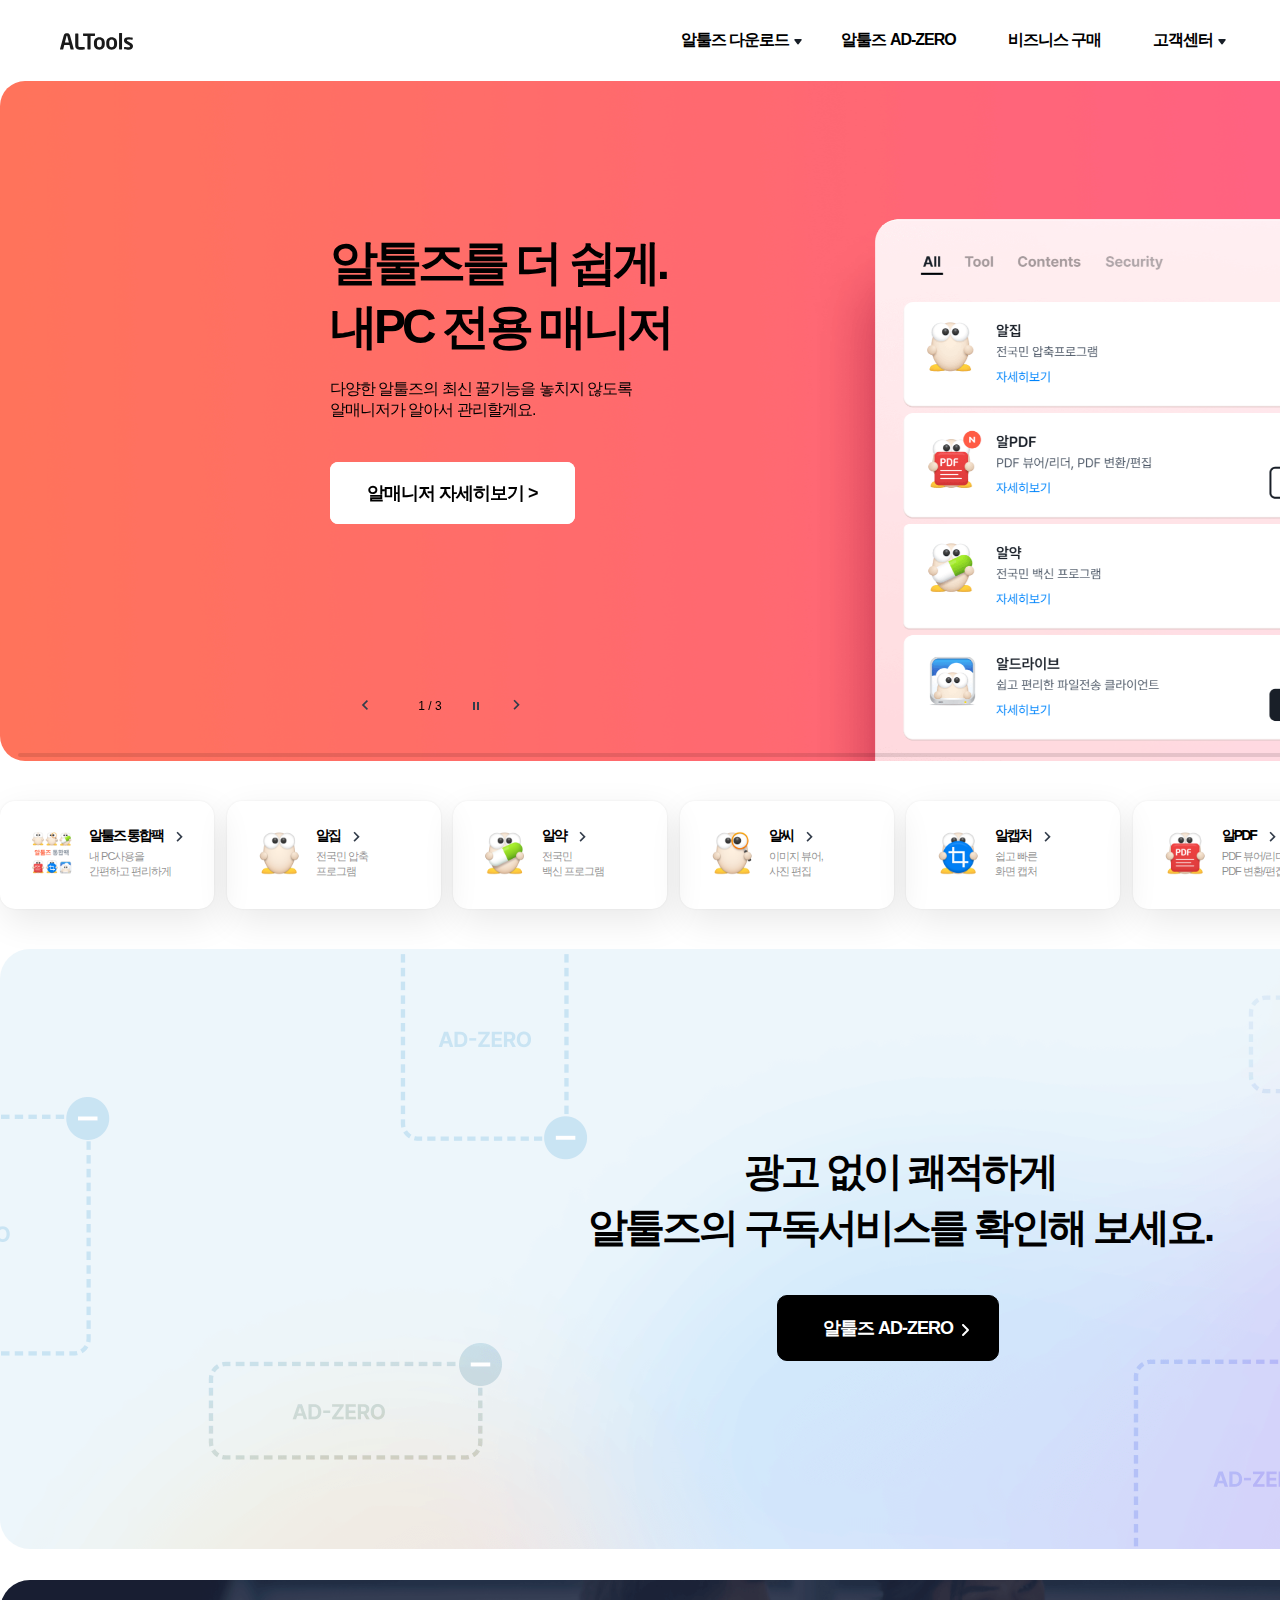
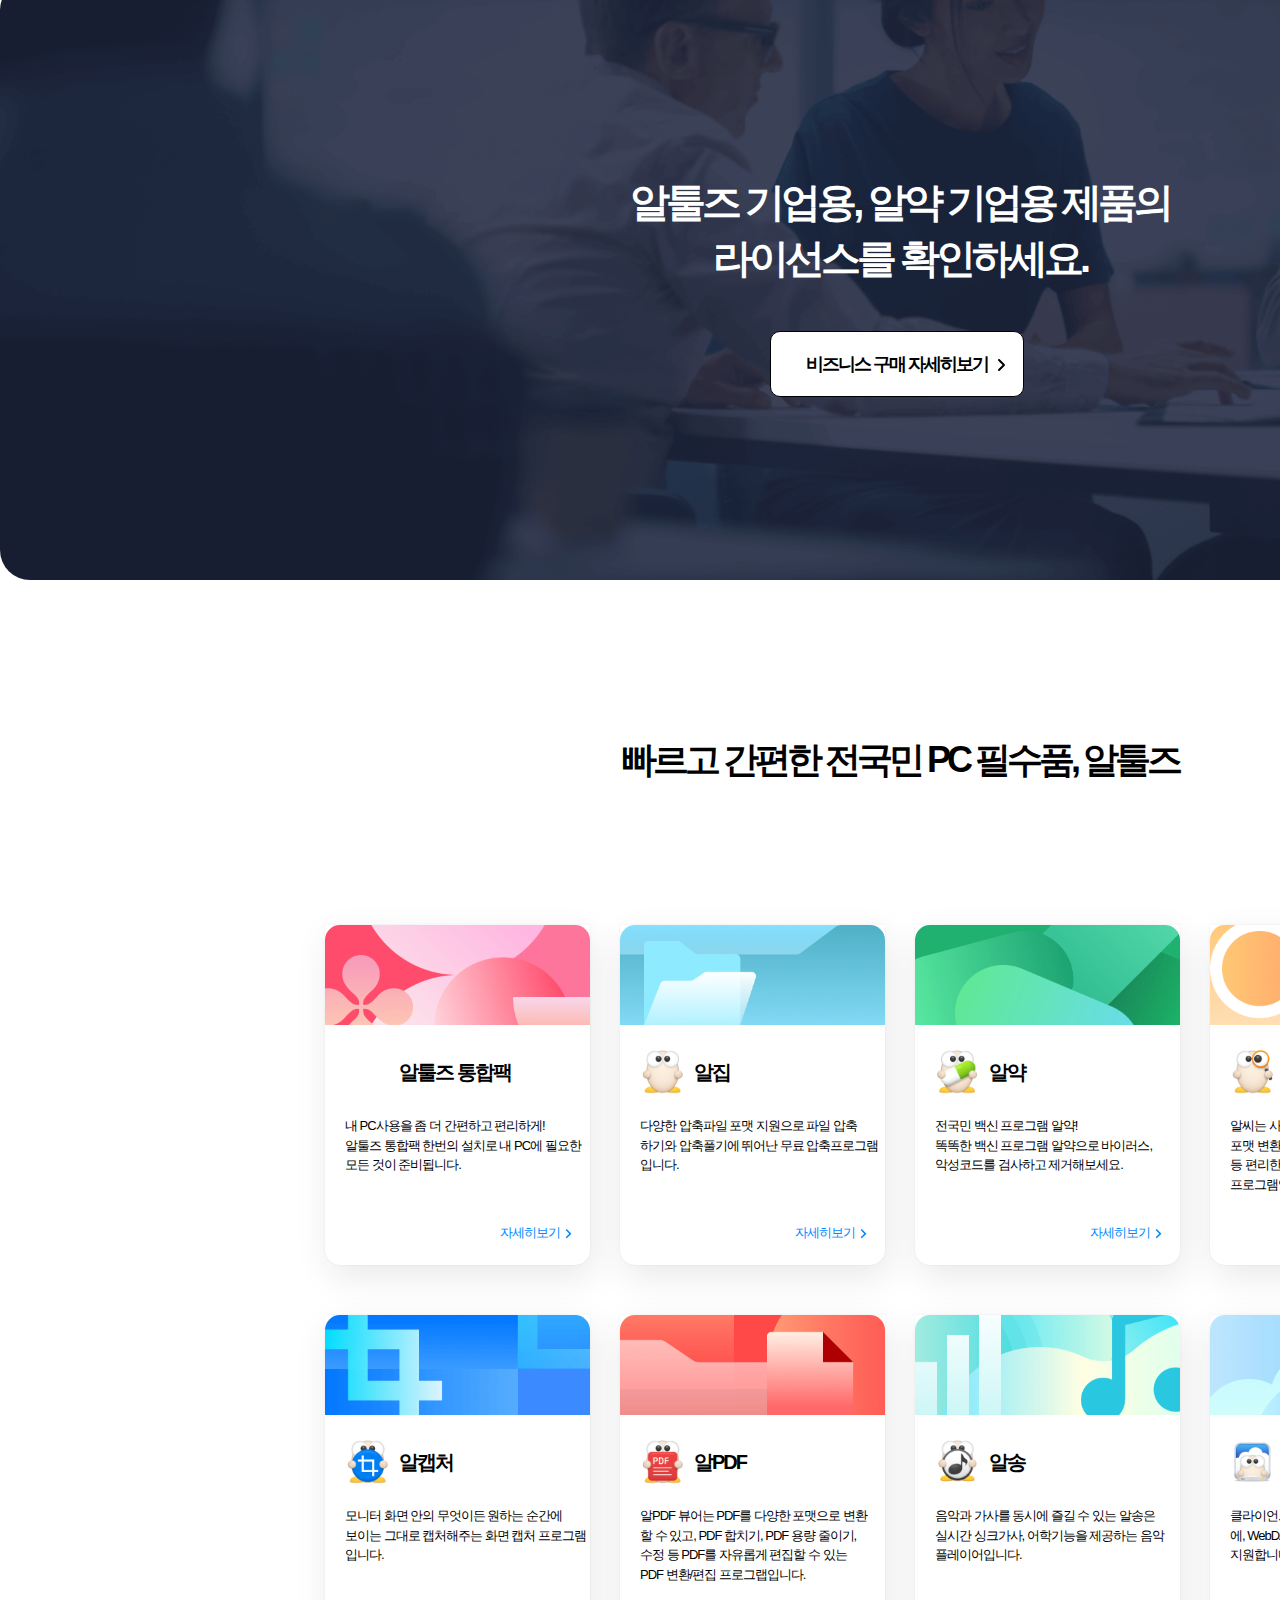
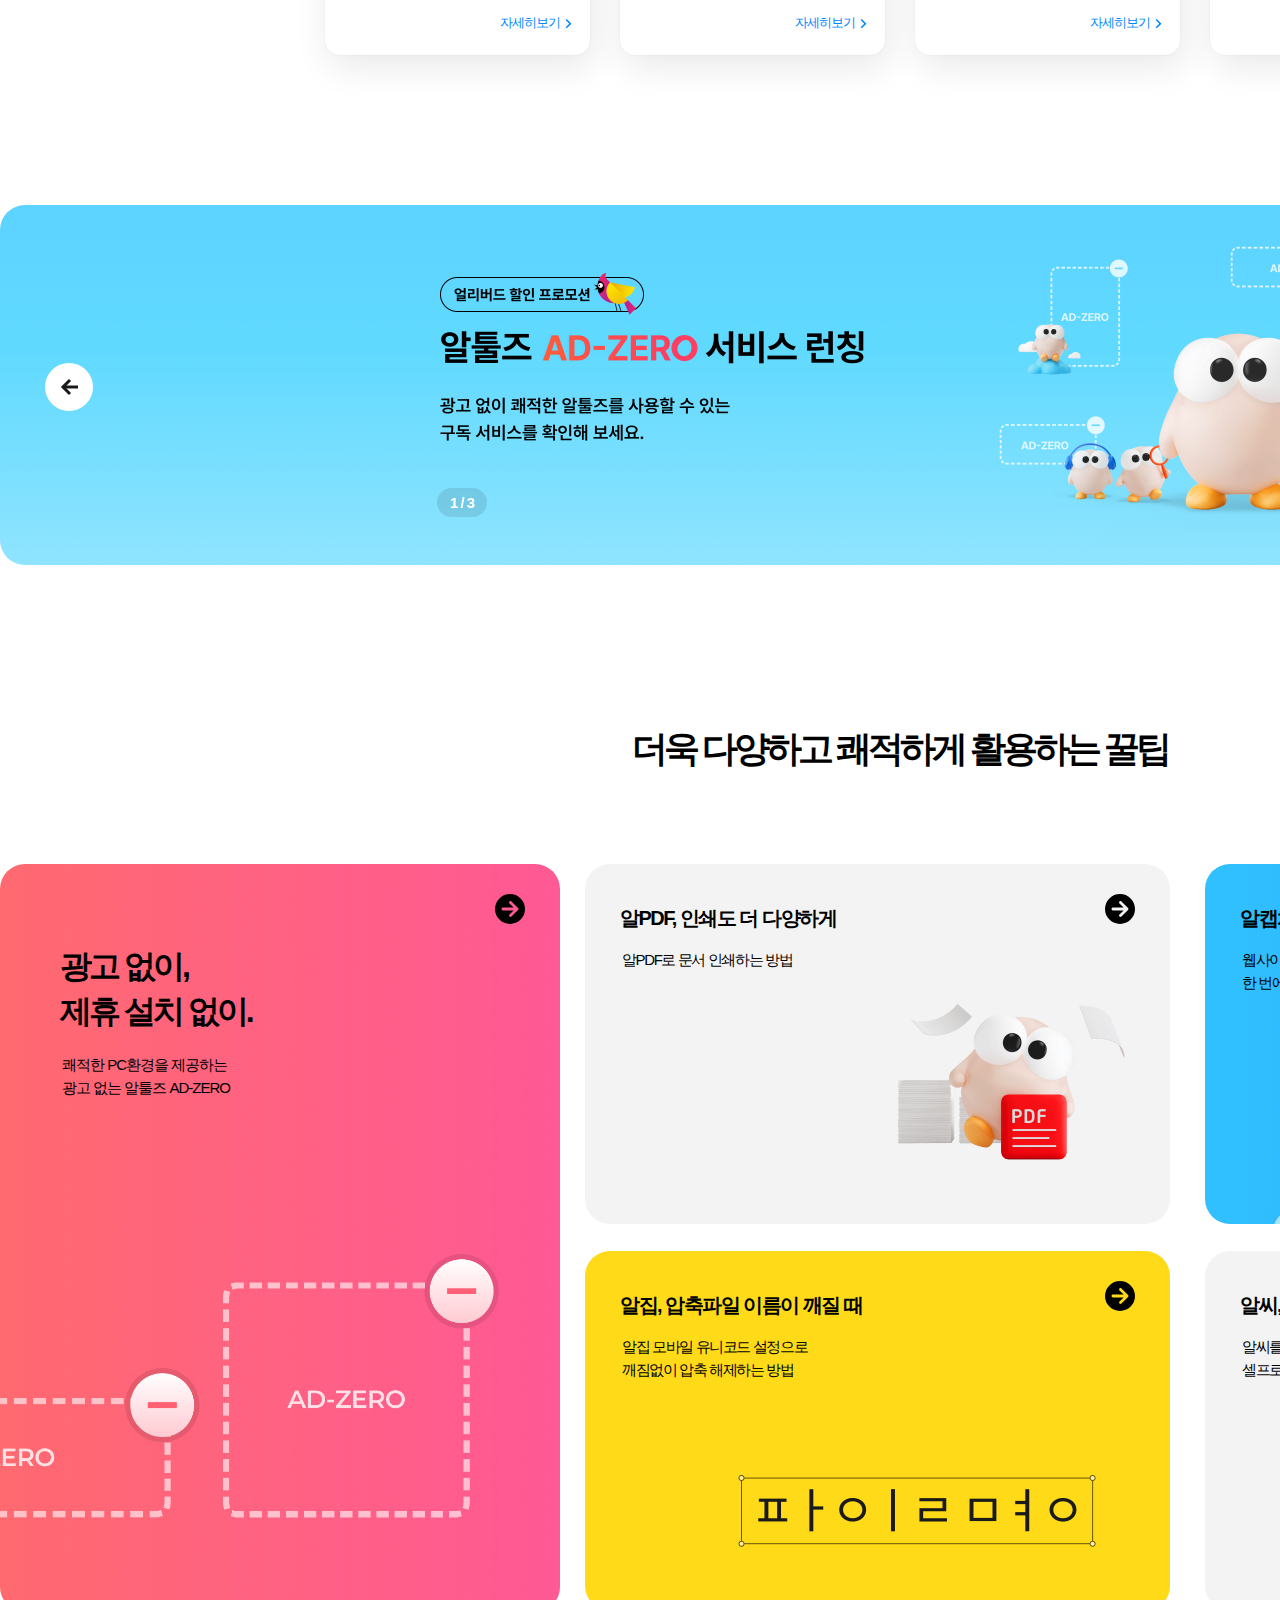
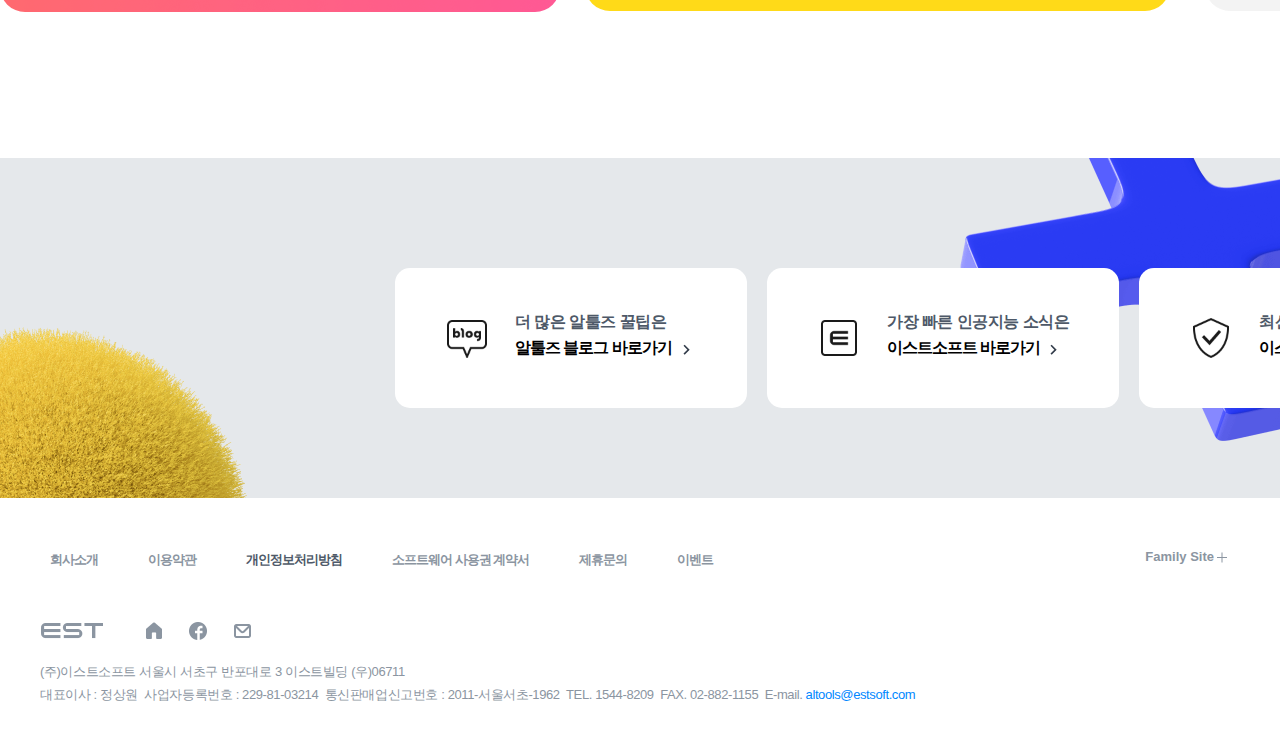
<file: altools/index.html>
<!DOCTYPE html>
<html lang="ko">
  <head>
    <meta charset="UTF-8" />
    <meta http-equiv="X-UA-Compatible" content="IE=edge" />
    <meta name="viewport" content="width=device-width, initial-scale=1.0" />
    <link
      rel="stylesheet"
      href="https://cdn.jsdelivr.net/npm/swiper@10/swiper-bundle.min.css"
    />
    <script src="js/jquery-3.7.1.min.js"></script>
    <title>Document</title>
    <style>
      * {
        margin: 0;
        padding: 0;
      }
      ul {
        list-style: none;
      }
      a {
        text-decoration: none;
        color: #000;
      }
      @font-face {
        font-family: Pretendard;
        src: url(webfont/Pretendard-Regular.ttf) format(‘ttf’);
      }
      body {
        font-family: "Pretendard-Regular", "AppleSDGothicNeoR", sans-serif;
        overflow-x: hidden;
      }
      header {
        width: 1900px;
        margin: 0 auto;
      }
      #head {
        position: relative;
        margin-top: 30px;
      }
      .logo {
        position: absolute;
        top: 3px;
        left: 60px;
      }
      .depth1 {
        width: 50%;
        margin: 0 auto;
        transform: translateX(20%);
        position: relative;
        display: flex;
        column-gap: 20px;
        letter-spacing: -1px;
        z-index: 10;
      }
      .depth1 li {
        position: relative;
      }
      .depth1 > li > a {
        font-size: 16px;
        font-weight: bold;
      }

      .depth1 > li:first-child > a:after,
      .depth1 > li:last-child > a:after {
        position: absolute;
        top: 6px;
        right: 2px;
        content: "";
        background-image: url(images/blt_drop.png);
        background-size: 10px 10px;
        width: 10px;
        height: 10px;
      }
      .depth1 > li:last-child .depth2 {
        display: block;
      }
      .depth1 .left {
        margin-left: -25px;
      }
      .depth1 .left .tool {
        display: flex;
        flex-direction: column;
      }
      .depth1 .left .tool > div {
        margin-top: 20px;
      }
      .depth1 .left .tool .sub ul {
        display: flex;
      }
      .depth1 .left .tool .sub .txt {
        display: flex;
        flex-direction: column;
      }
      .depth1 .left .tool .sub .txt li p:first-child {
        display: flex;
        flex-direction: left;
        font-size: 14px;
        font-weight: bold;
        margin-bottom: 5px;
      }
      .depth1 .left .tool .sub .txt li p:last-child {
        font-size: 12px;
        color: #8b95a1;
      }
      .depth1 .depth2 .left .tool > div img {
        width: 40px;
        height: 40px;
        margin-left: 30px;
        margin-right: 10px;
      }
      .depth1 .center .contents {
        display: flex;
        flex-direction: column;
      }
      .depth1 .center .contents .sub {
        margin-top: 20px;
      }
      .depth1 .center .contents .sub ul {
        display: flex;
      }
      .depth1 .center .contents .sub .txt {
        display: flex;
        flex-direction: column;
      }
      .depth1 .center .txt p:first-child {
        display: flex;
        flex-direction: left;
        margin-bottom: 5px;
        font-size: 14px;
        font-weight: bold;
      }
      .depth1 .center .txt p:last-child {
        font-size: 12px;
        color: #8b95a1;
      }
      .depth1 .center .contents .sub img {
        width: 40px;
        height: 40px;
        margin-right: 10px;
        border-radius: 10px;
      }
      .depth1 .right .mobile {
        display: flex;
        flex-direction: column;
      }
      .depth1 .right .mobile .sub {
        margin-top: 20px;
      }
      .depth1 .right .mobile .sub ul {
        display: flex;
      }
      .depth1 .right .mobile .sub .txt {
        display: flex;
        flex-direction: column;
      }
      .depth1 .right .mobile .sub .txt p:first-child {
        display: flex;
        margin-bottom: 5px;
        font-size: 14px;
        font-weight: bold;
      }
      .depth1 .right .mobile .sub .txt p:last-child {
        font-size: 12px;
        color: #8b95a1;
      }
      .depth1 .depth2 .right .mobile .sub img {
        width: 40px;
        height: 40px;
        margin-right: 10px;
        border-radius: 10px;
      }
      .depth1 .top {
        display: flex;
        justify-content: space-between;
      }
      .depth1 .bot {
        margin-top: 30px;
        text-align: center;
      }
      .depth1 > li:first-child .depth2 {
        display: none;
        position: absolute;
        top: 30px;
        background-color: hsla(0, 0%, 100%, 0.98);
        box-shadow: 0 0 1px rgba(0, 0, 0, 0.25), 0 8px 20px rgba(0, 0, 0, 0.15);
        border-radius: 5px;
        width: 800px;
        padding: 24px 20px 20px;
      }
      .depth1 > li:first-child:hover .depth2 {
        display: block;
      }
      .depth1 > li:first-child .depth2 .sub:hover {
        background-color: rgb(221, 220, 220);
        border-radius: 5px;
      }
      .depth1 > li:first-child .depth2 .left h5 {
        margin-left: 30px;
      }
      .depth1 > li:first-child .depth2 h5 {
        display: flex;
        font-size: 12px;
        color: #8b95a1;
      }
      /* header #head .depth1 > li:first-child .depth2 .sercurity h5 {
        position: absolute;
        top: 30px;
      } */
      .depth1 > li > a {
        padding: 12px 16px;
        border-radius: 5px;
      }
      .depth1 > li a:hover {
        background-color: rgba(139, 149, 161, 0.1);
      }
      .depth1 > li:last-child {
        position: relative;
      }
      .depth1 > li:last-child .depth2 {
        position: absolute;
        display: none;
        width: 90px;
        height: 120px;
        margin-top: 10px;
      }
      .depth1 > li:last-child:hover .depth2 {
        display: block;
        height: 120px;
        padding: 14px 12px;
        background-color: hsla(0, 0%, 100%, 0.98);
        box-shadow: 0 0 1px rgba(0, 0, 0, 0.25), 0 8px 20px rgba(0, 0, 0, 0.15);
        border-radius: 5px;
      }
      .depth1 > li:last-child .depth2 li {
        padding: 4px;
        font-size: 14px;
        margin-bottom: 10px;
        line-height: 1.7;
      }
      .depth1 > li:last-child .depth2 li:hover {
        padding: 4px;
        background-color: rgba(139, 149, 161, 0.1);
        border-radius: 5px;
      }
      .head_r {
        position: relative;
      }
      .head_r ul {
        position: absolute;
        top: -25px;
        left: 1770px;
        display: flex;
        justify-content: right;
      }
      .head_r ul li:first-child img {
        position: absolute;
        left: -200px;
        width: 150px;
      }
      .head_r ul li:last-child {
        margin-top: 5px;
        margin-left: 4px;
      }
      .head_r ul li:last-child a {
        border: 1px solid #000;
        border-radius: 8px;
        padding: 8px 12px;
        background-color: #000;
        color: #fff;
        font-size: 13px;
        font-weight: bold;
        letter-spacing: -0.5px;
        transition: 0.2s;
      }
      .head_r ul li:last-child a:hover {
        background-color: #484848;
        transition: 0.2s;
      }
      .slide {
        position: relative;
        width: 1800px;
        height: 680px;
        margin: 0 auto;
        margin-top: 30px;
        border-radius: 25px;
        overflow: hidden;
      }
      .swiper {
        position: relative;
        width: 1800px;
        height: 680px;
        margin: 0 auto;
      }
      .swiper img {
        width: 100%;
        height: 680px;
        object-fit: cover;
      }
      .slide > ul {
        position: absolute;
        top: 150px;
        left: 330px;
        height: 200px;
        z-index: 1;
        display: flex;
        flex-direction: column;
        justify-content: space-between;
        opacity: 0;
      }
      .slide > ul > li > h2 {
        font-size: 48px;
        letter-spacing: -4px;
      }
      .slide > ul > li > p {
        margin-top: 20px;
        font-size: 16px;
        letter-spacing: -1px;
      }
      .slide > ul > li:last-child {
        margin-top: 60px;
      }
      .slide > ul > li:last-child > a {
        border: 1px solid #fff;
        border-radius: 8px;
        background-color: #fff;
        padding: 20px 36px;
        font-size: 18px;
        font-weight: bold;
        letter-spacing: -1px;
      }
      .slide > ul > li:last-child > a:hover {
        opacity: 80%;
        transition: 0.5s;
      }
      .slide > ul.on {
        opacity: 1;
      }
      #my.swiper .swiper-button-prev {
        position: absolute;
        top: 630px;
        left: 350px;
        background: url(images/prev.svg);
        width: 32px;
        height: 32px;
      }
      #my.swiper button {
        background: url(images/pause.svg);
        width: 32px;
        height: 32px;
      }
      #my.swiper .swiper-button-next {
        position: absolute;
        top: 630px;
        left: 500px;
        background: url(images/next.svg);
        width: 32px;
        height: 32px;
      }
      .swiper .swiper-pagination {
        position: absolute;
        left: -470px;
        margin: 40px 0px;
        font-size: 12px;
      }
      #my .swiper-button-prev:after,
      .swiper-rtl .swiper-button-next:after {
        content: "";
      }
      #my .swiper-button-next:after,
      .swiper-rtl .swiper-button-prev:after {
        content: "";
      }
      .slide .btns button.play {
        position: absolute;
        top: 609px;
        left: 460px;
        background: url(images/play.svg);
        width: 32px;
        height: 32px;
        z-index: 99;
        border: none;
        cursor: pointer;
      }
      .slide .btns button.stop {
        position: absolute;
        top: 609px;
        left: 460px;
        background: url(images/pause.svg);
        width: 32px;
        height: 32px;
        z-index: 99;
        border: none;
        cursor: pointer;
      }
      .slide .btns button.stop::after {
        background: url(images/play.svg);
      }
      section {
        width: 1800px;
        margin: 0 auto;
      }
      section .gnb .lnb {
        display: flex;
        justify-content: space-between;
        margin-top: 40px;
      }
      section .gnb .lnb .snb {
        width: 154px;
        border-radius: 15px;
        padding: 30px;
        box-shadow: 0 0 2px rgba(0, 0, 0, 0.08),
          4px 12px 36px rgba(0, 0, 0, 0.09);
        transition: 0.2s ease;
      }
      section .gnb .lnb .snb:hover {
        transform: translateY(-10px);
        transition: 0.2s ease;
      }
      section .gnb .lnb .snb ul {
        display: flex;
      }
      section .gnb .lnb .snb .txt {
        margin-left: 15px;
      }
      section .gnb .lnb .snb img {
        width: 44px;
        height: 44px;
      }
      section .gnb .lnb .snb h4 {
        position: relative;
        font-size: 14px;
        color: #000;
        margin-top: -4px;
        letter-spacing: -2px;
      }
      section .gnb .lnb .snb h4:after {
        position: absolute;
        top: -6px;
        content: url(images/next.svg);
      }

      section .gnb .lnb .snb .txt p {
        font-size: 11px;
        color: #1a1a1a80;
        margin-top: 4px;
        letter-spacing: -1px;
      }
      section .ad_zero,
      section .business {
        position: relative;
      }
      section .ad_zero img {
        width: 1800px;
        height: 600px;
        margin: 0 auto;
        margin-top: 40px;
        border-radius: 30px;
        object-fit: cover;
      }
      section .business img {
        width: 1800px;
        height: 600px;
        margin: 0 auto;
        margin-top: -85px;
        border-radius: 30px;
        object-fit: cover;
      }
      section .ad_zero h3 {
        display: block;
        font-size: 40px;
        line-height: 1.4;
        letter-spacing: -3px;
        text-align: center;
        transform: translateY(-410px);
      }
      section .business h3 {
        display: block;
        font-size: 40px;
        color: #fff;
        line-height: 1.4;
        letter-spacing: -4px;
        text-align: center;
        transform: translateY(-410px);
      }
      section .ad_zero a {
        position: absolute;
        top: 386px;
        left: 777px;
        border: 1px solid #000;
        border-radius: 10px;
        background-color: #000;
        color: #fff;
        font-size: 18px;
        font-weight: bold;
        letter-spacing: -1px;
        padding: 20px 45px;
        transition: 0.3s;
      }
      section .business a {
        position: absolute;
        top: 266px;
        left: 770px;
        border: 1px solid #000;
        border-radius: 10px;
        background-color: #fff;
        color: #000;
        font-size: 18px;
        font-weight: bold;
        letter-spacing: -2px;
        padding: 20px 35px;
        transition: 0.3s;
      }
      section .ad_zero a:hover {
        background-color: #484848;
        transition: 0.3s;
      }
      section .business a:hover {
        background-color: hsla(0, 0%, 100%, 0.85);
        transition: 0.3s;
      }
      section .ad_zero a:hover ~ svg {
        color: #fff;
      }
      section .business a:hover ~ svg {
        color: #000;
      }
      section .ad_zero svg {
        fill: #fff;
        position: absolute;
        top: 413px;
        left: 960px;
        background: transparent;
      }
      section .business svg {
        fill: #000;
        position: absolute;
        top: 292px;
        left: 996px;
        background: transparent;
      }
      section .ad_zero svg path {
        color: #fff;
      }
      section .business svg path {
        color: #000;
      }
      section .submenu h3 {
        font-size: 36px;
        letter-spacing: -4px;
        text-align: center;
        margin-top: 40px;
        margin-bottom: 90px;
      }
      section .submenu .gnb {
        display: flex;
        justify-content: space-between;
        flex-wrap: wrap;
        width: 1150px;
        margin: 0 auto;
      }
      section .submenu .gnb .lnb {
        height: 340px;
        box-shadow: 0 0 2px rgba(0, 0, 0, 0.08),
          4px 12px 36px rgba(0, 0, 0, 0.09);
        margin-top: 50px;
        border-bottom-left-radius: 15px;
        border-bottom-right-radius: 15px;
        transition: 0.2s;
      }
      section .submenu .gnb .lnb:hover {
        transform: translateY(-10px);
        transition: 0.2s;
      }
      section .submenu .gnb .lnb a > img {
        width: 265px;
        height: 100px;
        border-top-left-radius: 15px;
        border-top-right-radius: 15px;
      }
      section .submenu .gnb .lnb .txt {
        position: relative;
        height: 230px;
      }
      section .submenu .gnb .lnb .txt img {
        position: absolute;
        top: -10px;
        left: 20px;
        width: 45px;
        height: 45px;
      }
      section .submenu .gnb .lnb1 .txt h4 {
        margin-top: 30px;
        margin-left: 18px;
        font-size: 20px;
        letter-spacing: -2px;
        line-height: -1px;
      }
      section .submenu .gnb .lnb .txt h4 {
        margin-top: 30px;
        margin-left: 74px;
        font-size: 20px;
        letter-spacing: -2px;
        line-height: -1px;
      }
      section .submenu .gnb .lnb .txt p {
        margin-top: 30px;
        margin-left: 20px;
        font-size: 13px;
        letter-spacing: -1px;
        line-height: 1.5;
      }
      section .submenu .gnb .lnb .txt span {
        position: absolute;
        top: 165px;
        left: 175px;
        font-size: 13px;
        letter-spacing: -1px;
        color: #08f;
      }
      section .submenu .gnb .lnb .txt svg {
        position: absolute;
        top: 160px;
        left: 228px;
      }
      .slide2 {
        width: 1800px;
        height: 360px;
        margin: 0 auto;
        border-radius: 25px;
        overflow: hidden;
        margin-top: 150px;
      }
      .mySwiper1 {
        position: relative;
        width: 1800px;
        height: 360px;
        margin: 0 auto;
      }
      .mySwiper1 img {
        width: 100%;
        height: 360px;
        object-fit: cover;
      }
      .mySwiper1 .swiper-button-prev {
        position: absolute;
        left: 45px;
        background-color: #fff;
        border-radius: 100%;
        padding: 15px;
        width: 18px;
        height: 18px;
      }
      .mySwiper1 .swiper-button-prev:after {
        position: absolute;
        top: -5px;
        left: 15px;
        content: url(images/arrowprev.svg);
        z-index: 888;
      }
      .mySwiper1 .swiper-button-next {
        position: absolute;
        right: 40px;
        background-color: #fff;
        border-radius: 100%;
        padding: 15px;
        width: 18px;
        height: 18px;
      }
      .mySwiper1 .swiper-button-next:after {
        position: absolute;
        top: 9px;
        left: 16px;
        content: url(images/arrowprev.svg);
        transform: rotate(180deg);
        z-index: 999;
      }
      .mySwiper1 .swiper-pagination {
        width: 50px;
        position: absolute;
        left: 437px;
        color: #fff;
        font-size: 15px;
        letter-spacing: -1px;
        font-weight: bold;
        border-radius: 50px;
        background-color: rgba(0, 0, 0, 0.1);
        padding: 6px 0;
      }
      section .tip {
        width: 1800px;
        margin: 0 auto;
      }
      section .tip h4 {
        margin-top: 160px;
        margin-bottom: 90px;
        font-size: 36px;
        letter-spacing: -4px;
        text-align: center;
      }
      section .tip .gnb {
        display: flex;
      }
      section .tip .gnb .lnb1 {
        position: relative;
        background: url(images/zero.png);
        background-position: 100% 100%;
        background-size: cover;
        width: 585px;
        height: 748px;
        border-radius: 25px;
        transition: 0.2s;
      }
      section .tip .gnb .lnb1:hover {
        transform: translateY(-10px);
        transition: 0.2s;
      }
      section .tip .gnb .lnb1:hover svg {
        transform: translateX(10px);
        transition: 0.2s;
      }
      section .tip .gnb .lnb1 h3 {
        position: absolute;
        top: 80px;
        left: 60px;
        font-size: 32px;
        letter-spacing: -3px;
        line-height: 1.4;
      }
      section .tip .gnb .lnb1 p {
        position: absolute;
        top: 190px;
        left: 62px;
        font-size: 15px;
        letter-spacing: -1px;
        line-height: 1.5;
      }
      section .tip .gnb .lnb1 svg {
        position: absolute;
        top: 30px;
        right: 35px;
        transition: 0.2s;
      }
      section .tip .gnb .top {
        display: flex;
      }
      section .tip .gnb .lnb2 {
        position: relative;
        background: url(images/pdf.png);
        background-position: 100% 100%;
        background-size: cover;
        width: 585px;
        height: 360px;
        border-radius: 25px;
        transition: 0.2s;
      }
      section .tip .gnb .lnb2:hover {
        transform: translateY(-10px);
        transition: 0.2s;
      }
      section .tip .gnb .lnb2:hover svg {
        transform: translateX(10px);
        transition: 0.2s;
      }
      section .tip .gnb .lnb2 h3 {
        position: absolute;
        top: 40px;
        left: 35px;
        font-size: 20px;
        letter-spacing: -1.5px;
        line-height: 1.4;
      }
      section .tip .gnb .lnb2 p {
        position: absolute;
        top: 85px;
        left: 37px;
        font-size: 15px;
        letter-spacing: -1.4px;
        line-height: 1.5;
      }
      section .tip .gnb .lnb2 svg {
        position: absolute;
        top: 30px;
        right: 35px;
        transition: 0.2s;
      }
      section .tip .gnb .lnb3 {
        position: relative;
        background: url(images/bg_gridBox.png);
        background-position: 100% 100%;
        background-size: cover;
        width: 585px;
        height: 360px;
        border-radius: 25px;
        transition: 0.2s;
      }
      section .tip .gnb .lnb3:hover {
        transform: translateY(-10px);
        transition: 0.2s;
      }
      section .tip .gnb .lnb3:hover svg {
        transform: translateX(10px);
        transition: 0.2s;
      }
      section .tip .gnb .lnb3 h3 {
        position: absolute;
        top: 40px;
        left: 35px;
        font-size: 20px;
        letter-spacing: -1.5px;
        line-height: 1.4;
      }
      section .tip .gnb .lnb3 p {
        position: absolute;
        top: 85px;
        left: 37px;
        font-size: 15px;
        letter-spacing: -1.4px;
        line-height: 1.5;
      }
      section .tip .gnb .lnb3 svg {
        position: absolute;
        top: 30px;
        right: 35px;
        transition: 0.2s;
      }
      section .tip .gnb .bot {
        display: flex;
      }
      section .tip .gnb .lnb4 {
        position: relative;
        background: url(images/bg_filename.png);
        background-position: 100% 100%;
        background-size: cover;
        width: 585px;
        height: 360px;
        border-radius: 25px;
        transition: 0.2s;
      }
      section .tip .gnb .lnb4:hover {
        transform: translateY(-10px);
        transition: 0.2s;
      }
      section .tip .gnb .lnb4:hover svg {
        transform: translateX(10px);
        transition: 0.2s;
      }
      section .tip .gnb .lnb4 h3 {
        position: absolute;
        top: 40px;
        left: 35px;
        font-size: 20px;
        letter-spacing: -1.5px;
        line-height: 1.4;
      }
      section .tip .gnb .lnb4 p {
        position: absolute;
        top: 85px;
        left: 37px;
        font-size: 15px;
        letter-spacing: -1.4px;
        line-height: 1.5;
      }
      section .tip .gnb .lnb4 svg {
        position: absolute;
        top: 30px;
        right: 35px;
        transition: 0.2s;
      }
      section .tip .gnb .lnb5 {
        position: relative;
        background: url(images/bg_alsee.png);
        background-position: 100% 100%;
        background-size: cover;
        width: 585px;
        height: 360px;
        border-radius: 25px;
        transition: 0.2s;
      }
      section .tip .gnb .lnb5:hover {
        transform: translateY(-10px);
        transition: 0.2s;
      }
      section .tip .gnb .lnb5:hover svg {
        transform: translateX(10px);
        transition: 0.2s;
      }
      section .tip .gnb .lnb5 h3 {
        position: absolute;
        top: 40px;
        left: 35px;
        font-size: 20px;
        letter-spacing: -1.5px;
        line-height: 1.4;
      }
      section .tip .gnb .lnb5 p {
        position: absolute;
        top: 85px;
        left: 37px;
        font-size: 15px;
        letter-spacing: -1.4px;
        line-height: 1.5;
      }
      section .tip .gnb .lnb5 svg {
        position: absolute;
        top: 30px;
        right: 35px;
        transition: 0.2s;
      }
      section .tip .gnb .lnb {
        margin: 0 10px 27px 25px;
      }
      article .etc {
        position: relative;
        background: url(images/bg_news.f581bb70.png) 50% 50%/2560px auto
          no-repeat;
        width: 100%;
        height: 340px;
        margin-top: 120px;
      }
      article .etc .gnb {
        position: absolute;
      }
      article .etc .gnb .lnb {
        display: flex;
        position: absolute;
        top: 110px;
        left: 395px;
        column-gap: 20px;
      }
      article .etc .gnb .lnb .snb {
        position: relative;
        background-color: #fff;
        width: 260px;
        height: 140px;
        border-radius: 15px;
        padding: 0 40px 0 52px;
        cursor: pointer;
        transition: 0.3s;
      }
      article .etc .gnb .lnb .snb:hover {
        box-shadow: 0 0 2px rgba(0, 0, 0, 0.08),
          4px 12px 36px rgba(0, 0, 0, 0.09);
        transition: 0.3s;
      }
      article .etc .gnb .lnb .snb img {
        position: absolute;
        top: 50px;
        width: 40px;
        height: 40px;
      }
      article .etc .gnb .lnb .snb h4 {
        position: absolute;
        top: 44px;
        left: 120px;
        font-size: 16px;
        letter-spacing: -0.5px;
        color: #4e5968;
      }
      article .etc .gnb .lnb .snb p {
        position: absolute;
        top: 70px;
        left: 120px;
        font-size: 16px;
        letter-spacing: -1px;
        font-weight: bold;
      }
      article .etc .gnb .lnb .snb1 p:after {
        content: url(images/next.svg);
        position: absolute;
        top: -4px;
        left: 155px;
        width: 16px;
        height: 16px;
      }
      article .etc .gnb .lnb .snb2 p:after {
        content: url(images/next.svg);
        position: absolute;
        top: -4px;
        left: 150px;
        width: 16px;
        height: 16px;
      }
      article .etc .gnb .lnb .snb3 p:after {
        content: url(images/next.svg);
        position: absolute;
        top: -4px;
        left: 165px;
        width: 16px;
        height: 16px;
      }
      footer {
        width: 100%;
      }
      footer .info .top {
        position: relative;
        display: flex;
        justify-content: left;
        font-size: 13px;
        font-weight: bold;
        color: #8b95a1;
        margin-top: 45px;
        margin-left: 40px;
        column-gap: 30px;
      }
      footer .info .top li {
        letter-spacing: -1px;
        padding: 8px 10px;
        transition: 0.1s;
      }
      footer .info .top li:hover {
        background-color: rgba(139, 149, 161, 0.1);
        border-radius: 4px;
        cursor: pointer;
      }
      footer .info .top li:nth-child(3) {
        color: #4e5968;
      }
      footer .info .top span {
        display: inline-block;
        position: absolute;
        right: 50px;
        font-size: 13px;
        color: #8b95a1;
        cursor: pointer;
        padding: 6px 16px 6px 8px;
        transition: 0.1s;
      }
      footer .info .top span:after {
        display: inline-block;
        position: absolute;
        top: 9px;
        left: 80px;
        content: "";
        background: url(images/plus.svg) no-repeat;
        width: 12px;
        height: 12px;
        line-height: -2px;
        cursor: pointer;
      }
      footer .info .top span:hover {
        background-color: rgba(139, 149, 161, 0.1);
        border-radius: 4px;
      }
      footer .info .bottom {
        display: flex;
        column-gap: 35px;
        margin-top: 45px;
        margin-left: 40px;
      }
      footer .info .bottom li {
        position: relative;
      }
      footer .info .bottom li:first-child a {
        display: block;
        background: url(images/spr_logo_estsoft.722c4838.png) 0 0/64px auto
          no-repeat;
        width: 64px;
        height: 18px;
      }
      footer .info .bottom li:first-child a:hover {
        background-position-y: -18px;
      }
      footer .info .bottom li:nth-child(2) a {
        position: absolute;
        top: -5px;
        display: block;
        background: url(images/spr_footer_icon.e708fb81.png) 0 0/84px auto
          no-repeat;
        width: 28px;
        height: 28px;
      }
      footer .info .bottom li:nth-child(3) a {
        position: absolute;
        top: -5px;
        left: 10px;
        display: block;
        background: url(images/spr_footer_icon.e708fb81.png) 0 0/84px auto
          no-repeat;
        background-position-x: -28px;
        width: 28px;
        height: 28px;
      }
      footer .info .bottom li:last-child a {
        position: absolute;
        top: -5px;
        left: 20px;
        display: block;
        background: url(images/spr_footer_icon.e708fb81.png) 0 0/84px auto
          no-repeat;
        background-position-x: -56px;
        width: 28px;
        height: 28px;
      }
      footer .info .bottom .icon a:hover {
        background-position-y: -28px;
      }
      footer .country {
        font-size: 13px;
        letter-spacing: -0.4px;
        color: #8b95a1;
        margin-top: 20px;
        margin-left: 40px;
        margin-bottom: 30px;
      }
      footer .country ul li {
        line-height: 1.8;
      }
      footer .country ul li a {
        font-weight: lighter;
        color: #08f;
      }
      footer .country ul li a:hover {
        color: #0064d9;
      }
      /* .swiper .swiper-wrapper .swiper-slide {
        position: relative;
      }
      .swiper .swiper-wrapper .swiper-slide img {
        width: 90%;
        height: 500px;
        border-radius: 25px;
      }
      .swiper .swiper-wrapper .swiper-slide ul li:first-child h2 {
        position: absolute;
        top: 90px;
        left: 250px;
        font-size: 48px;
      }
      .swiper .swiper-wrapper .swiper-slide ul li:nth-child(2) p {
        position: absolute;
        top: 250px;
        left: 250px;
        font-size: 16px;
      }
      .swiper .swiper-wrapper .swiper-slide ul li:last-child a {
        position: absolute;
        top: 320px;
        left: 250px;
        border: 1px solid #fff;
        border-radius: 5px;
        padding: 20px 30px;
        background-color: #fff;
        font-weight: bold;
      } */
    </style>
  </head>
  <body>
    <header>
      <div id="head">
        <div class="logo">
          <svg
            width="73"
            height="17"
            viewBox="0 0 73 17"
            fill="none"
            xmlns="http://www.w3.org/2000/svg"
          >
            <path
              d="M13.3509 16.5298H10.9523C10.7486 16.5298 10.5676 16.3556 10.5223 16.161L9.48143 12.0335H4.27682L3.2359 16.161C3.19065 16.3556 3.00962 16.5298 2.80596 16.5298H0.407317C0.18103 16.5298 0 16.3782 0 16.161C0 16.1383 0.0226287 16.0954 0.0226287 16.0524L3.73374 2.43215C4.27682 0.411404 5.90609 0.216797 6.87912 0.216797C7.85216 0.216797 9.48142 0.411404 10.0245 2.43215L13.7356 16.0524C13.7356 16.0954 13.7582 16.1383 13.7582 16.161C13.7582 16.3782 13.5772 16.5298 13.3509 16.5298ZM7.24118 3.10648C7.1733 2.84625 7.10541 2.758 6.87912 2.758C6.65284 2.758 6.58495 2.84399 6.51707 3.10648L4.8878 9.55792H8.87045L7.24118 3.10648Z"
              fill="#1a1a1a"
            ></path>
            <path
              d="M24.2809 16.3991C23.602 16.5508 21.6333 16.7024 20.434 16.7024C17.4923 16.7024 15.2068 15.942 15.2068 12.249V0.826073C15.2068 0.586208 15.4104 0.391602 15.6594 0.391602H17.8996C18.1485 0.391602 18.3522 0.586208 18.3522 0.826073V12.2513C18.3522 13.686 18.8048 14.1204 20.1172 14.1204H24.2809C24.5298 14.1204 24.7335 14.315 24.7335 14.5549V15.9443C24.7335 16.2475 24.6203 16.3358 24.2809 16.3991Z"
              fill="#1a1a1a"
            ></path>
            <path
              d="M34.5541 2.91018H30.5941V16.0959C30.5941 16.3358 30.3905 16.5304 30.1415 16.5304H27.9013C27.6524 16.5304 27.4487 16.3358 27.4487 16.0959V2.91018H23.4887C23.2398 2.91018 23.0361 2.75856 23.0361 2.5187V0.803444C23.0361 0.56358 23.2398 0.391602 23.4887 0.391602H34.5541C34.8031 0.391602 35.0067 0.565843 35.0067 0.803444V2.5187C35.0067 2.75856 34.8031 2.91018 34.5541 2.91018Z"
              fill="#1a1a1a"
            ></path>
            <path
              d="M39.3514 16.7042C35.7987 16.7042 33.9431 14.4006 33.9431 11.296V9.53546C33.9431 6.42854 35.7987 4.1272 39.3514 4.1272C42.9041 4.1272 44.7596 6.4308 44.7596 9.53546V11.296C44.7596 14.4006 42.9041 16.7042 39.3514 16.7042ZM41.7726 9.53546C41.7726 7.75458 40.9354 6.60278 39.3514 6.60278C37.7674 6.60278 36.9301 7.75458 36.9301 9.53546V11.296C36.9301 13.0768 37.7674 14.2286 39.3514 14.2286C40.9354 14.2286 41.7726 13.0768 41.7726 11.296V9.53546Z"
              fill="#1a1a1a"
            ></path>
            <path
              d="M51.6612 16.7042C48.1085 16.7042 46.2529 14.4006 46.2529 11.296V9.53546C46.2529 6.42854 48.1085 4.1272 51.6612 4.1272C55.2139 4.1272 57.0694 6.4308 57.0694 9.53546V11.296C57.0694 14.4006 55.2139 16.7042 51.6612 16.7042ZM54.0825 9.53546C54.0825 7.75458 53.2452 6.60278 51.6612 6.60278C50.0772 6.60278 49.2399 7.75458 49.2399 9.53546V11.296C49.2399 13.0768 50.0772 14.2286 51.6612 14.2286C53.2452 14.2286 54.0825 13.0768 54.0825 11.296V9.53546Z"
              fill="#1a1a1a"
            ></path>
            <path
              d="M61.6181 16.5303H59.5136C59.2647 16.5303 59.061 16.313 59.061 16.0732V0.434471C59.061 0.194607 59.2647 0 59.5136 0H61.6181C61.867 0 62.048 0.194607 62.048 0.434471V16.0754C62.048 16.313 61.867 16.5303 61.6181 16.5303Z"
              fill="#1a1a1a"
            ></path>
            <path
              d="M68.5646 16.7043C67.6821 16.7043 65.7812 16.5957 64.514 16.2698C64.2425 16.2042 64.0841 16.03 64.0841 15.7697V14.4663C64.0841 14.2921 64.2425 14.1178 64.4688 14.1178C64.514 14.1178 64.5367 14.1178 64.5593 14.1178C65.6455 14.2491 67.6821 14.3577 68.3609 14.3577C69.7639 14.3577 69.9676 13.9006 69.9676 13.3145C69.9676 12.9027 69.696 12.6402 68.9719 12.2057L65.8718 10.3818C64.763 9.73013 63.9709 8.64395 63.9709 7.38353C63.9709 5.21118 65.3966 4.125 68.2704 4.125C70.1033 4.125 71.1442 4.31961 72.2983 4.55947C72.5698 4.62509 72.7056 4.79934 72.7056 5.05957V6.31998C72.7056 6.58021 72.5699 6.73183 72.3436 6.73183C72.2983 6.73183 72.2757 6.73183 72.253 6.73183C71.6194 6.64584 69.8091 6.4716 68.5193 6.4716C67.4331 6.4716 66.9579 6.71146 66.9579 7.38353C66.9579 7.73201 67.2974 7.94925 67.8631 8.2751L70.8274 10.013C72.7283 11.1218 72.9998 12.208 72.9998 13.3145C72.9998 15.2063 71.5289 16.7043 68.5646 16.7043Z"
              fill="#1a1a1a"
            ></path>
          </svg>
        </div>
        <ul class="depth1">
          <li>
            <a href="#">알툴즈 다운로드</a>
            <div class="depth2">
              <div class="top">
                <div class="left">
                  <div class="tool">
                    <h5>Tool</h5>
                    <div class="sub">
                      <ul>
                        <li><img src="images/alzip.png" alt="" /></li>
                        <ul class="txt">
                          <li>
                            <p>알집</p>
                            <p>전국민 압축프로그램</p>
                          </li>
                        </ul>
                      </ul>
                    </div>
                    <div class="sub">
                      <ul>
                        <li><img src="images/alcap.png" alt="" /></li>
                        <ul class="txt">
                          <li>
                            <p>알캡쳐</p>
                            <p>쉽고 빠른 화면 캡쳐</p>
                          </li>
                        </ul>
                      </ul>
                    </div>
                    <div class="sub">
                      <ul>
                        <li><img src="images/aldrive.png" alt="" /></li>
                        <ul class="txt">
                          <li>
                            <p>알드라이브</p>
                            <p>편리한 파일 전송 클라이언트</p>
                          </li>
                        </ul>
                      </ul>
                    </div>
                    <h5>Sercurity</h5>
                    <div class="sub">
                      <ul>
                        <li><img src="images/alyak.png" alt="" /></li>
                        <ul class="txt">
                          <li>
                            <p>알약</p>
                            <p>전국민 백신 프로그램</p>
                          </li>
                        </ul>
                      </ul>
                    </div>
                  </div>
                </div>
                <div class="center">
                  <div class="contents">
                    <h5>Contents</h5>
                    <div class="sub">
                      <ul>
                        <li><img src="images/alsee.png" alt="" /></li>
                        <ul class="txt">
                          <li>
                            <p>알씨</p>
                            <p>이미지 뷰어/사진 편집 프로그램</p>
                          </li>
                        </ul>
                      </ul>
                    </div>
                    <div class="sub">
                      <ul>
                        <li><img src="images/alpdf.png" alt="" /></li>
                        <ul class="txt">
                          <li>
                            <p>알PDF</p>
                            <p>PDF 뷰어/리더, PDF 변환/편집</p>
                          </li>
                        </ul>
                      </ul>
                    </div>
                    <div class="sub">
                      <ul>
                        <li><img src="images/alsong.png" alt="" /></li>
                        <ul class="txt">
                          <li>
                            <p>알송</p>
                            <p>온라인 음악가사 플레이어</p>
                          </li>
                        </ul>
                      </ul>
                    </div>
                    <div class="sub">
                      <ul>
                        <li><img src="images/ale.png" alt="" /></li>
                        <ul class="txt">
                          <li>
                            <p>앨런 Beta</p>
                            <p>언제 어디서나 가장 가까운 AI</p>
                          </li>
                        </ul>
                      </ul>
                    </div>
                  </div>
                </div>
                <div class="right">
                  <div class="mobile">
                    <h5>Mobile</h5>
                    <div class="sub">
                      <ul>
                        <li><img src="images/alzm.png" alt="" /></li>
                        <ul class="txt">
                          <li>
                            <p>알집 모바일</p>
                            <p>압축 지원 파일 탐색 관리자</p>
                          </li>
                        </ul>
                      </ul>
                    </div>
                    <div class="sub">
                      <ul>
                        <li><img src="images/alsm.png" alt="" /></li>
                        <ul class="txt">
                          <li>
                            <p>알송 모바일</p>
                            <p>음악과 가사를 동시에</p>
                          </li>
                        </ul>
                      </ul>
                    </div>
                    <div class="sub">
                      <ul>
                        <li><img src="images/aym.png" alt="" /></li>
                        <ul class="txt">
                          <li>
                            <p>알약M</p>
                            <p>스마트폰의 모든 처방</p>
                          </li>
                        </ul>
                      </ul>
                    </div>
                    <div class="sub">
                      <ul>
                        <li><img src="images/picinc.png" alt="" /></li>
                        <ul class="txt">
                          <li>
                            <p>피크닉</p>
                            <p>맑은 하늘 필터 카메라</p>
                          </li>
                        </ul>
                      </ul>
                    </div>
                  </div>
                </div>
              </div>
              <div class="altoolssub/index.html">
                <a href="#"><img src="images/bot.png" alt="" /></a>
              </div>
            </div>
          </li>
          <li><a href="#">알툴즈 AD-ZERO</a></li>
          <li><a href="#">비즈니스 구매</a></li>
          <li>
            <a href="#">고객센터</a>
            <ul class="depth2">
              <li><a href="#">자주하는 질문</a></li>
              <li><a href="#">1:1 문의하기</a></li>
              <li><a href="#">공지사항</a></li>
            </ul>
          </li>
        </ul>
        <div class="head_r">
          <ul>
            <li>
              <a href="#"><img src="images/aplus.png" alt="" /></a>
            </li>
            <li><a href="#">로그인</a></li>
          </ul>
        </div>
      </div>
    </header>
    <div class="slide">
      <div class="swiper mySwiper" id="my">
        <div class="swiper-wrapper">
          <div class="swiper-slide">
            <div>
              <img src="images/img_mainSlide_1.98cc2793.png" alt="" />
              <!-- <ul>
                <li>
                  <h2>
                    알툴즈를 더 쉽게.<br />
                    내 PC전용 매니저
                  </h2>
                </li>
                <li>
                  <p>
                    다양한 알툴즈의 최신 꿀기능을 놓치지 않도록<br />
                    알매니저가 알아서 관리할게요.
                  </p>
                </li>
                <li><a href="#">알매니저 자세히보기 ></a></li>
              </ul> -->
            </div>
          </div>
          <div class="swiper-slide">
            <img src="images/img_mainSlide_2.29a39dd2.png" alt="" />
            <!-- <ul>
              <li>
                <h2>
                  다양한 캡처는 기본,<br />
                  간편한 편집까지
                </h2>
              </li>
              <li>
                <p>
                  크롭,형광펜,모자이크 등 신규 편집 기능이 추가된<br />
                  알캡처 3.0을 지금 바로 사용해보세요.
                </p>
              </li>
              <li><a href="#">알캡처 자세히 보기 > ></a></li>
            </ul> -->
          </div>
          <div class="swiper-slide">
            <img src="images/img_mainSlide_3.fe8eba3d.png" alt="" />
            <!-- <ul>
              <li>
                <h2>
                  자유로운 편집과<br />
                  문서 포맷 변환
                </h2>
              </li>
              <li>
                <p>
                  제한이 많던 PDF 문서,<br />
                  원하는 문서 형식 변환과 편집을 손쉽게!
                </p>
              </li>
              <li><a href="#">알PDF 자세히 보기 ></a></li>
            </ul> -->
          </div>
        </div>
        <!-- If we need navigation buttons -->
        <div class="swiper-button-prev"></div>
        <div class="swiper-button-next"></div>
        <div class="swiper-pagination"></div>
        <div class="swiper-scrollbar"></div>
        <button></button>
      </div>
      <ul>
        <li>
          <h2>
            알툴즈를 더 쉽게.<br />
            내PC 전용 매니저
          </h2>
        </li>
        <li>
          <p>
            다양한 알툴즈의 최신 꿀기능을 놓치지 않도록<br />
            알매니저가 알아서 관리할게요.
          </p>
        </li>
        <li><a href="#">알매니저 자세히보기 ></a></li>
      </ul>
      <ul>
        <li>
          <h2>
            다양한 캡처는 기본,<br />
            간편한 편집까지
          </h2>
        </li>
        <li>
          <p>
            크롭,형광펜,모자이크 등 신규 편집 기능이 추가된<br />
            알캡처 3.0을 지금 바로 사용해보세요.
          </p>
        </li>
        <li><a href="#">알캡처 자세히보기 ></a></li>
      </ul>
      <ul>
        <li>
          <h2>
            자유로운 편집과<br />
            문서 포맷 변환
          </h2>
        </li>
        <li>
          <p>
            제한이 많던 PDF 문서,<br />
            원하는 문서 형식 변환과 편집을 손쉽게!
          </p>
        </li>
        <li><a href="#">알PDF 자세히보기 ></a></li>
      </ul>
      <div class="btns">
        <!-- <button class="play"></button> -->
        <button class="stop"></button>
      </div>
    </div>
    <script src="https://cdn.jsdelivr.net/npm/swiper@10/swiper-bundle.min.js"></script>
    <script>
      $(function () {
        var swiper = new Swiper(".mySwiper", {
          direction: "horizontal",
          speed: 800,

          autoplay: {
            delay: 2500,
          },
          loop: true,
          slidesPerView: 1,
          spaceBetween: 0,
          centeredSlides: true,
          lazy: {
            loadPrevNext: true,
          },

          pagination: {
            el: ".swiper-pagination",
            type: "fraction",

            clickable: true,
          },

          navigation: {
            prevEl: ".swiper-button-prev",
            nextEl: ".swiper-button-next",
          },

          on: {
            slideChange: function () {
              $(".slide>ul").removeClass("on");
              $(".slide>ul").eq(this.realIndex).addClass("on");
            },
          },
        });
      });
    </script>
    <section>
      <div class="gnb">
        <div class="lnb">
          <div class="snb">
            <ul>
              <li><img src="images/altoolpack.png" alt="" /></li>
              <div class="txt">
                <li><h4>알툴즈 통합팩</h4></li>
                <li>
                  <p>
                    내 PC사용을<br />
                    간편하고 편리하게
                  </p>
                </li>
              </div>
            </ul>
          </div>
          <div class="snb">
            <ul>
              <li><img src="images/alzip.png" alt="" /></li>
              <div class="txt">
                <li><h4>알집</h4></li>
                <li>
                  <p>
                    전국민 압축<br />
                    프로그램
                  </p>
                </li>
              </div>
            </ul>
          </div>
          <div class="snb">
            <ul>
              <li><img src="images/alyak.png" alt="" /></li>
              <div class="txt">
                <li><h4>알약</h4></li>
                <li>
                  <p>전국민<br />백신 프로그램</p>
                </li>
              </div>
            </ul>
          </div>
          <div class="snb">
            <ul>
              <li><img src="images/alsee.png" alt="" /></li>
              <div class="txt">
                <li><h4>알씨</h4></li>
                <li>
                  <p>
                    이미지 뷰어,<br />
                    사진 편집
                  </p>
                </li>
              </div>
            </ul>
          </div>
          <div class="snb">
            <ul>
              <li><img src="images/alcap.png" alt="" /></li>
              <div class="txt">
                <li><h4>알캡처</h4></li>
                <li>
                  <p>쉽고 빠른 <br />화면 캡처</p>
                </li>
              </div>
            </ul>
          </div>
          <div class="snb">
            <ul>
              <li><img src="images/alpdf.png" alt="" /></li>
              <div class="txt">
                <li><h4>알PDF</h4></li>
                <li>
                  <p>PDF 뷰어/리더,<br />PDF 변환/편집</p>
                </li>
              </div>
            </ul>
          </div>
          <div class="snb">
            <ul>
              <li><img src="images/alsong.png" alt="" /></li>
              <div class="txt">
                <li><h4>알송</h4></li>
                <li>
                  <p>온라인 음악가사<br />플레이어</p>
                </li>
              </div>
            </ul>
          </div>
          <div class="snb">
            <ul>
              <li><img src="images/aldrive.png" alt="" /></li>
              <div class="txt">
                <li><h4>알드라이브</h4></li>
                <li>
                  <p>쉽고 편리한<br />파일전송</p>
                </li>
              </div>
            </ul>
          </div>
        </div>
      </div>
    </section>
    <section>
      <div class="ad_zero">
        <img src="images/adzero.png" alt="" />
        <h3>
          광고 없이 쾌적하게<br />
          알툴즈의 구독서비스를 확인해 보세요.
        </h3>
        <a href="#">알툴즈 AD-ZERO</a>

        <svg
          xmlns="http://www.w3.org/2000/svg"
          height="1em"
          viewBox="0 0 320 512"
        >
          <!--! Font Awesome Free 6.4.2 by @fontawesome - https://fontawesome.com License - https://fontawesome.com/license (Commercial License) Copyright 2023 Fonticons, Inc. -->

          <path
            d="M278.6 233.4c12.5 12.5 12.5 32.8 0 45.3l-160 160c-12.5 12.5-32.8 12.5-45.3 0s-12.5-32.8 0-45.3L210.7 256 73.4 118.6c-12.5-12.5-12.5-32.8 0-45.3s32.8-12.5 45.3 0l160 160z"
          />
        </svg>
      </div>
    </section>
    <section>
      <div class="business">
        <img src="images/business.png" alt="" />
        <h3>
          알툴즈 기업용, 알약 기업용 제품의<br />
          라이선스를 확인하세요.
        </h3>
        <a href="#">비즈니스 구매 자세히보기</a>

        <svg
          xmlns="http://www.w3.org/2000/svg"
          height="1em"
          viewBox="0 0 320 512"
        >
          <!--! Font Awesome Free 6.4.2 by @fontawesome - https://fontawesome.com License - https://fontawesome.com/license (Commercial License) Copyright 2023 Fonticons, Inc. -->

          <path
            d="M278.6 233.4c12.5 12.5 12.5 32.8 0 45.3l-160 160c-12.5 12.5-32.8 12.5-45.3 0s-12.5-32.8 0-45.3L210.7 256 73.4 118.6c-12.5-12.5-12.5-32.8 0-45.3s32.8-12.5 45.3 0l160 160z"
          />
        </svg>
      </div>
    </section>
    <section>
      <div class="submenu">
        <h3>빠르고 간편한 전국민 PC 필수품, 알툴즈</h3>
        <div class="gnb">
          <div class="lnb1 lnb">
            <a href="#"
              ><img src="images/img_product_altools.7a6ad43d.png" alt="" />
              <div class="txt">
                <h4>알툴즈 통합팩</h4>
                <p>
                  내 PC사용을 좀 더 간편하고 편리하게!<br />알툴즈 통합팩 한번의
                  설치로 내 PC에 필요한<br />모든 것이 준비됩니다.
                </p>
                <span>자세히보기</span>
                <svg
                  width="30"
                  height="30"
                  viewBox="0 0 32 32"
                  fill="none"
                  xmlns="http://www.w3.org/2000/svg"
                >
                  <mask
                    id="mask0_9314_29235"
                    style="mask-type: alpha"
                    maskUnits="userSpaceOnUse"
                    x="0"
                    y="0"
                    width="32"
                    height="32"
                  >
                    <rect width="32" height="32" fill="#D9D9D9" />
                  </mask>
                  <g mask="url(#mask0_9314_29235)">
                    <path
                      d="M14.6667 20.6487L13.5 19.482L17.3333 15.6487L13.5 11.8153L14.6667 10.6487L19.6667 15.6487L14.6667 20.6487Z"
                      fill="#08f"
                    />
                  </g>
                </svg>
              </div>
            </a>
          </div>
          <div class="lnb">
            <a href="#"
              ><img src="images/img_product_alzip.1022eaef.png" alt="" />
              <div class="txt">
                <img src="images/alzip.png" alt="" />
                <h4>알집</h4>
                <p>
                  다양한 압축파일 포맷 지원으로 파일 압축<br />하기와 압축풀기에
                  뛰어난 무료 압축프로그램<br />입니다.
                </p>
                <span>자세히보기</span>
                <svg
                  width="30"
                  height="30"
                  viewBox="0 0 32 32"
                  fill="none"
                  xmlns="http://www.w3.org/2000/svg"
                >
                  <mask
                    id="mask0_9314_29235"
                    style="mask-type: alpha"
                    maskUnits="userSpaceOnUse"
                    x="0"
                    y="0"
                    width="32"
                    height="32"
                  >
                    <rect width="32" height="32" fill="#D9D9D9" />
                  </mask>
                  <g mask="url(#mask0_9314_29235)">
                    <path
                      d="M14.6667 20.6487L13.5 19.482L17.3333 15.6487L13.5 11.8153L14.6667 10.6487L19.6667 15.6487L14.6667 20.6487Z"
                      fill="#08f"
                    />
                  </g>
                </svg>
              </div>
            </a>
          </div>
          <div class="lnb">
            <a href="#"
              ><img src="images/img_product_alyac.097469b9.png" alt="" />
              <div class="txt">
                <img src="images/alyak.png" alt="" />
                <h4>알약</h4>
                <p>
                  전국민 백신 프로그램 알약!<br />똑똑한 백신 프로그램 알약으로
                  바이러스,<br />
                  악성코드를 검사하고 제거해보세요.
                </p>
                <span>자세히보기</span>
                <svg
                  width="30"
                  height="30"
                  viewBox="0 0 32 32"
                  fill="none"
                  xmlns="http://www.w3.org/2000/svg"
                >
                  <mask
                    id="mask0_9314_29235"
                    style="mask-type: alpha"
                    maskUnits="userSpaceOnUse"
                    x="0"
                    y="0"
                    width="32"
                    height="32"
                  >
                    <rect width="32" height="32" fill="#D9D9D9" />
                  </mask>
                  <g mask="url(#mask0_9314_29235)">
                    <path
                      d="M14.6667 20.6487L13.5 19.482L17.3333 15.6487L13.5 11.8153L14.6667 10.6487L19.6667 15.6487L14.6667 20.6487Z"
                      fill="#08f"
                    />
                  </g>
                </svg>
              </div>
            </a>
          </div>
          <div class="lnb">
            <a href="#"
              ><img src="images/img_product_alsee.0593f383.png" alt="" />
              <div class="txt">
                <img src="images/alsee.png" alt="" />
                <h4>알씨</h4>
                <p>
                  알씨는 사진 편집부터 동영상 만들기, 사진<br />포맷 변환,
                  자동회전, 일괄편집, 사진 꾸미기<br />등 편리한 기능을 제공하는
                  이미지 뷰어 <br />프로그램입니다.
                </p>
                <span>자세히보기</span>
                <svg
                  width="30"
                  height="30"
                  viewBox="0 0 32 32"
                  fill="none"
                  xmlns="http://www.w3.org/2000/svg"
                >
                  <mask
                    id="mask0_9314_29235"
                    style="mask-type: alpha"
                    maskUnits="userSpaceOnUse"
                    x="0"
                    y="0"
                    width="32"
                    height="32"
                  >
                    <rect width="32" height="32" fill="#D9D9D9" />
                  </mask>
                  <g mask="url(#mask0_9314_29235)">
                    <path
                      d="M14.6667 20.6487L13.5 19.482L17.3333 15.6487L13.5 11.8153L14.6667 10.6487L19.6667 15.6487L14.6667 20.6487Z"
                      fill="#08f"
                    />
                  </g>
                </svg>
              </div>
            </a>
          </div>
          <div class="lnb">
            <a href="#"
              ><img src="images/img_product_alcapture.947224ff.png" alt="" />
              <div class="txt">
                <img src="images/alcap.png" alt="" />
                <h4>알캡처</h4>
                <p>
                  모니터 화면 안의 무엇이든 원하는 순간에 <br />보이는 그대로
                  캡처해주는 화면 캡처 프로그램 <br />입니다.
                </p>
                <span>자세히보기</span>
                <svg
                  width="30"
                  height="30"
                  viewBox="0 0 32 32"
                  fill="none"
                  xmlns="http://www.w3.org/2000/svg"
                >
                  <mask
                    id="mask0_9314_29235"
                    style="mask-type: alpha"
                    maskUnits="userSpaceOnUse"
                    x="0"
                    y="0"
                    width="32"
                    height="32"
                  >
                    <rect width="32" height="32" fill="#D9D9D9" />
                  </mask>
                  <g mask="url(#mask0_9314_29235)">
                    <path
                      d="M14.6667 20.6487L13.5 19.482L17.3333 15.6487L13.5 11.8153L14.6667 10.6487L19.6667 15.6487L14.6667 20.6487Z"
                      fill="#08f"
                    />
                  </g>
                </svg>
              </div>
            </a>
          </div>
          <div class="lnb">
            <a href="#"
              ><img src="images/img_product_alpdf.800d73cd.png" alt="" />
              <div class="txt">
                <img src="images/alpdf.png" alt="" />
                <h4>알PDF</h4>
                <p>
                  알PDF 뷰어는 PDF를 다양한 포맷으로 변환<br />할 수 있고, PDF
                  합치기, PDF 용량 줄이기,<br />수정 등 PDF를 자유롭게 편집할 수
                  있는<br />
                  PDF 변환/편집 프로그랩입니다.
                </p>
                <span>자세히보기</span>
                <svg
                  width="30"
                  height="30"
                  viewBox="0 0 32 32"
                  fill="none"
                  xmlns="http://www.w3.org/2000/svg"
                >
                  <mask
                    id="mask0_9314_29235"
                    style="mask-type: alpha"
                    maskUnits="userSpaceOnUse"
                    x="0"
                    y="0"
                    width="32"
                    height="32"
                  >
                    <rect width="32" height="32" fill="#D9D9D9" />
                  </mask>
                  <g mask="url(#mask0_9314_29235)">
                    <path
                      d="M14.6667 20.6487L13.5 19.482L17.3333 15.6487L13.5 11.8153L14.6667 10.6487L19.6667 15.6487L14.6667 20.6487Z"
                      fill="#08f"
                    />
                  </g>
                </svg>
              </div>
            </a>
          </div>
          <div class="lnb">
            <a href="#"
              ><img src="images/img_product_alsong.11bb7a12.png" alt="" />
              <div class="txt">
                <img src="images/alsong.png" alt="" />
                <h4>알송</h4>
                <p>
                  음악과 가사를 동시에 즐길 수 있는 알송은<br />실시간 싱크가사,
                  어학기능을 제공하는 음악<br />
                  플레이어입니다.
                </p>
                <span>자세히보기</span>
                <svg
                  width="30"
                  height="30"
                  viewBox="0 0 32 32"
                  fill="none"
                  xmlns="http://www.w3.org/2000/svg"
                >
                  <mask
                    id="mask0_9314_29235"
                    style="mask-type: alpha"
                    maskUnits="userSpaceOnUse"
                    x="0"
                    y="0"
                    width="32"
                    height="32"
                  >
                    <rect width="32" height="32" fill="#D9D9D9" />
                  </mask>
                  <g mask="url(#mask0_9314_29235)">
                    <path
                      d="M14.6667 20.6487L13.5 19.482L17.3333 15.6487L13.5 11.8153L14.6667 10.6487L19.6667 15.6487L14.6667 20.6487Z"
                      fill="#08f"
                    />
                  </g>
                </svg>
              </div>
            </a>
          </div>
          <div class="lnb">
            <a href="#"
              ><img src="images/img_product_aldrive.bf926542.png" alt="" />
              <div class="txt">
                <img src="images/aldrive.png" alt="" />
                <h4>알드라이브</h4>
                <p>
                  클라이언트와 서버 간의 파일 송수신 기능 외<br />에, WebDAV 등
                  다양한 프로토콜 파일 전송을<br />지원합니다.
                </p>
                <span>자세히보기</span>
                <svg
                  width="30"
                  height="30"
                  viewBox="0 0 32 32"
                  fill="none"
                  xmlns="http://www.w3.org/2000/svg"
                >
                  <mask
                    id="mask0_9314_29235"
                    style="mask-type: alpha"
                    maskUnits="userSpaceOnUse"
                    x="0"
                    y="0"
                    width="32"
                    height="32"
                  >
                    <rect width="32" height="32" fill="#D9D9D9" />
                  </mask>
                  <g mask="url(#mask0_9314_29235)">
                    <path
                      d="M14.6667 20.6487L13.5 19.482L17.3333 15.6487L13.5 11.8153L14.6667 10.6487L19.6667 15.6487L14.6667 20.6487Z"
                      fill="#08f"
                    />
                  </g>
                </svg>
              </div>
            </a>
          </div>
        </div>
      </div>
    </section>
    <div class="slide2">
      <div class="swiper mySwiper1" id="my2">
        <div class="swiper-wrapper">
          <div class="swiper-slide">
            <div>
              <a href="#"><img src="images/bottomslide1.png" alt="" /></a>
            </div>
          </div>
          <div class="swiper-slide">
            <a href="#"><img src="images/bottomslide2.png" alt="" /></a>
          </div>
          <div class="swiper-slide">
            <a href=""><img src="images/bottomslide3.jpg" alt="" /></a>
          </div>
        </div>
        <div class="swiper-button-prev"></div>
        <div class="swiper-button-next"></div>
        <div class="swiper-pagination"></div>
      </div>
      <div class="btns">
        <button class="stop"></button>
      </div>
    </div>
    <script src="https://cdn.jsdelivr.net/npm/swiper@10/swiper-bundle.min.js"></script>
    <script>
      $(function () {
        var swiper1 = new Swiper(".mySwiper1", {
          direction: "horizontal",
          speed: 1200,

          autoplay: {
            delay: 2500,
          },
          loop: true,
          slidesPerView: 1,
          spaceBetween: 0,
          centeredSlides: true,
          lazy: {
            loadPrevNext: true,
          },

          pagination: {
            el: ".swiper-pagination",
            type: "fraction",

            clickable: true,
          },

          navigation: {
            prevEl: ".swiper-button-prev",
            nextEl: ".swiper-button-next",
          },

          on: {
            slideChange: function () {
              $(".slide2>ul").removeClass("on");
              $(".slide2>ul").eq(this.realIndex).addClass("on");
            },
          },
        });
      });
    </script>
    <section>
      <div class="tip">
        <h4>더욱 다양하고 쾌적하게 활용하는 꿀팁</h4>
        <div class="gnb">
          <div class="lnb1">
            <a href="#">
              <h3>광고 없이,<br />제휴 설치 없이.</h3>
              <p>쾌적한 PC환경을 제공하는 <br />광고 없는 알툴즈 AD-ZERO</p>
            </a>
            <svg
              xmlns="http://www.w3.org/2000/svg"
              height="30"
              viewBox="0 0 512 512"
            >
              <!--! Font Awesome Free 6.4.2 by @fontawesome - https://fontawesome.com License - https://fontawesome.com/license (Commercial License) Copyright 2023 Fonticons, Inc. -->
              <style>
                svg {
                  fill: #000000;
                }
              </style>
              <path
                d="M0 256a256 256 0 1 0 512 0A256 256 0 1 0 0 256zM281 385c-9.4 9.4-24.6 9.4-33.9 0s-9.4-24.6 0-33.9l71-71L136 280c-13.3 0-24-10.7-24-24s10.7-24 24-24l182.1 0-71-71c-9.4-9.4-9.4-24.6 0-33.9s24.6-9.4 33.9 0L393 239c9.4 9.4 9.4 24.6 0 33.9L281 385z"
              />
            </svg>
          </div>
          <div class="nav">
            <div class="top">
              <div class="lnb lnb2">
                <a href="#">
                  <h3>알PDF, 인쇄도 더 다양하게</h3>
                  <p>알PDF로 문서 인쇄하는 방법</p>
                </a>
                <svg
                  xmlns="http://www.w3.org/2000/svg"
                  height="30"
                  viewBox="0 0 512 512"
                >
                  <!--! Font Awesome Free 6.4.2 by @fontawesome - https://fontawesome.com License - https://fontawesome.com/license (Commercial License) Copyright 2023 Fonticons, Inc. -->
                  <style>
                    svg {
                      fill: #000000;
                    }
                  </style>
                  <path
                    d="M0 256a256 256 0 1 0 512 0A256 256 0 1 0 0 256zM281 385c-9.4 9.4-24.6 9.4-33.9 0s-9.4-24.6 0-33.9l71-71L136 280c-13.3 0-24-10.7-24-24s10.7-24 24-24l182.1 0-71-71c-9.4-9.4-9.4-24.6 0-33.9s24.6-9.4 33.9 0L393 239c9.4 9.4 9.4 24.6 0 33.9L281 385z"
                  />
                </svg>
              </div>
              <div class="lnb lnb3">
                <a href="#">
                  <h3>알캡처, 스크롤 캡처 활용</h3>
                  <p>웹사이트 페이지 전체를<br />한 번에 캡처하고 싶어요.</p>
                </a>
                <svg
                  xmlns="http://www.w3.org/2000/svg"
                  height="30"
                  viewBox="0 0 512 512"
                >
                  <!--! Font Awesome Free 6.4.2 by @fontawesome - https://fontawesome.com License - https://fontawesome.com/license (Commercial License) Copyright 2023 Fonticons, Inc. -->
                  <style>
                    svg {
                      fill: #000000;
                    }
                  </style>
                  <path
                    d="M0 256a256 256 0 1 0 512 0A256 256 0 1 0 0 256zM281 385c-9.4 9.4-24.6 9.4-33.9 0s-9.4-24.6 0-33.9l71-71L136 280c-13.3 0-24-10.7-24-24s10.7-24 24-24l182.1 0-71-71c-9.4-9.4-9.4-24.6 0-33.9s24.6-9.4 33.9 0L393 239c9.4 9.4 9.4 24.6 0 33.9L281 385z"
                  />
                </svg>
              </div>
            </div>
            <div class="bot">
              <div class="lnb lnb4">
                <a href="#">
                  <h3>알집, 압축파일 이름이 깨질 때</h3>
                  <p>
                    알집 모바일 유니코드 설정으로 <br />깨짐없이 압축 해제하는
                    방법
                  </p>
                </a>
                <svg
                  xmlns="http://www.w3.org/2000/svg"
                  height="30"
                  viewBox="0 0 512 512"
                >
                  <!--! Font Awesome Free 6.4.2 by @fontawesome - https://fontawesome.com License - https://fontawesome.com/license (Commercial License) Copyright 2023 Fonticons, Inc. -->
                  <style>
                    svg {
                      fill: #000000;
                    }
                  </style>
                  <path
                    d="M0 256a256 256 0 1 0 512 0A256 256 0 1 0 0 256zM281 385c-9.4 9.4-24.6 9.4-33.9 0s-9.4-24.6 0-33.9l71-71L136 280c-13.3 0-24-10.7-24-24s10.7-24 24-24l182.1 0-71-71c-9.4-9.4-9.4-24.6 0-33.9s24.6-9.4 33.9 0L393 239c9.4 9.4 9.4 24.6 0 33.9L281 385z"
                  />
                </svg>
              </div>
              <div class="lnb lnb5">
                <a href="#">
                  <h3>알씨, 급할 때는 집에서!</h3>
                  <p>알씨를 활용하여<br />셀프로 증명사진 만들기</p>
                </a>
                <svg
                  xmlns="http://www.w3.org/2000/svg"
                  height="30"
                  viewBox="0 0 512 512"
                >
                  <!--! Font Awesome Free 6.4.2 by @fontawesome - https://fontawesome.com License - https://fontawesome.com/license (Commercial License) Copyright 2023 Fonticons, Inc. -->
                  <style>
                    svg {
                      fill: #000000;
                    }
                  </style>
                  <path
                    d="M0 256a256 256 0 1 0 512 0A256 256 0 1 0 0 256zM281 385c-9.4 9.4-24.6 9.4-33.9 0s-9.4-24.6 0-33.9l71-71L136 280c-13.3 0-24-10.7-24-24s10.7-24 24-24l182.1 0-71-71c-9.4-9.4-9.4-24.6 0-33.9s24.6-9.4 33.9 0L393 239c9.4 9.4 9.4 24.6 0 33.9L281 385z"
                  />
                </svg>
              </div>
            </div>
          </div>
        </div>
      </div>
    </section>
    <article>
      <div class="etc">
        <div class="gnb">
          <div class="lnb">
            <div class="snb snb1">
              <ul>
                <li>
                  <a href="#"
                    ><img src="images/icon_blog.d455c7a6.png" alt="" />
                    <li>
                      <h4>더 많은 알툴즈 꿀팁은</h4>
                    </li>
                    <li>
                      <p>알툴즈 블로그 바로가기</p>
                    </li>
                  </a>
                </li>
              </ul>
            </div>
            <div class="snb snb2">
              <ul>
                <li>
                  <a href="#"
                    ><img src="images/icon_estsoft.1d5ce93a.png" alt="" />
                    <li>
                      <h4>가장 빠른 인공지능 소식은</h4>
                    </li>
                    <li>
                      <p>이스트소프트 바로가기</p>
                    </li>
                  </a>
                </li>
              </ul>
            </div>
            <div class="snb snb3">
              <ul>
                <li>
                  <a href="#"
                    ><img src="images/icon_estsecurity.9280af33.png" alt="" />
                    <li>
                      <h4>최신 보안 소식은</h4>
                    </li>
                    <li>
                      <p>이스트시큐리티 바로가기</p>
                    </li>
                  </a>
                </li>
              </ul>
            </div>
          </div>
        </div>
      </div>
    </article>
    <footer>
      <div class="info">
        <ul class="top">
          <li>회사소개</li>
          <li>이용약관</li>
          <li>개인정보처리방침</li>
          <li>소프트웨어 사용권 계약서</li>
          <li>제휴문의</li>
          <li>이벤트</li>
          <span>Family Site</span>
        </ul>
        <ul class="bottom">
          <li>
            <a href="#"></a>
          </li>
          <li>
            <a href="#"></a>
          </li>
          <li>
            <a href="#"></a>
          </li>
          <li>
            <a href="#"></a>
          </li>
        </ul>
      </div>
      <div class="country">
        <ul>
          <li>
            (주)이스트소프트 서울시 서초구 반포대로 3 이스트빌딩 (우)06711
          </li>
          <li>
            대표이사 : 정상원&nbsp; 사업자등록번호 : 229-81-03214&nbsp;
            통신판매업신고번호 : 2011-서울서초-1962&nbsp; TEL. 1544-8209&nbsp;
            FAX. 02-882-1155&nbsp; E-mail.
            <a href="mailto:altools@estsoft.com">altools@estsoft.com</a>
          </li>
        </ul>
      </div>
    </footer>
  </body>
</html>
</file>
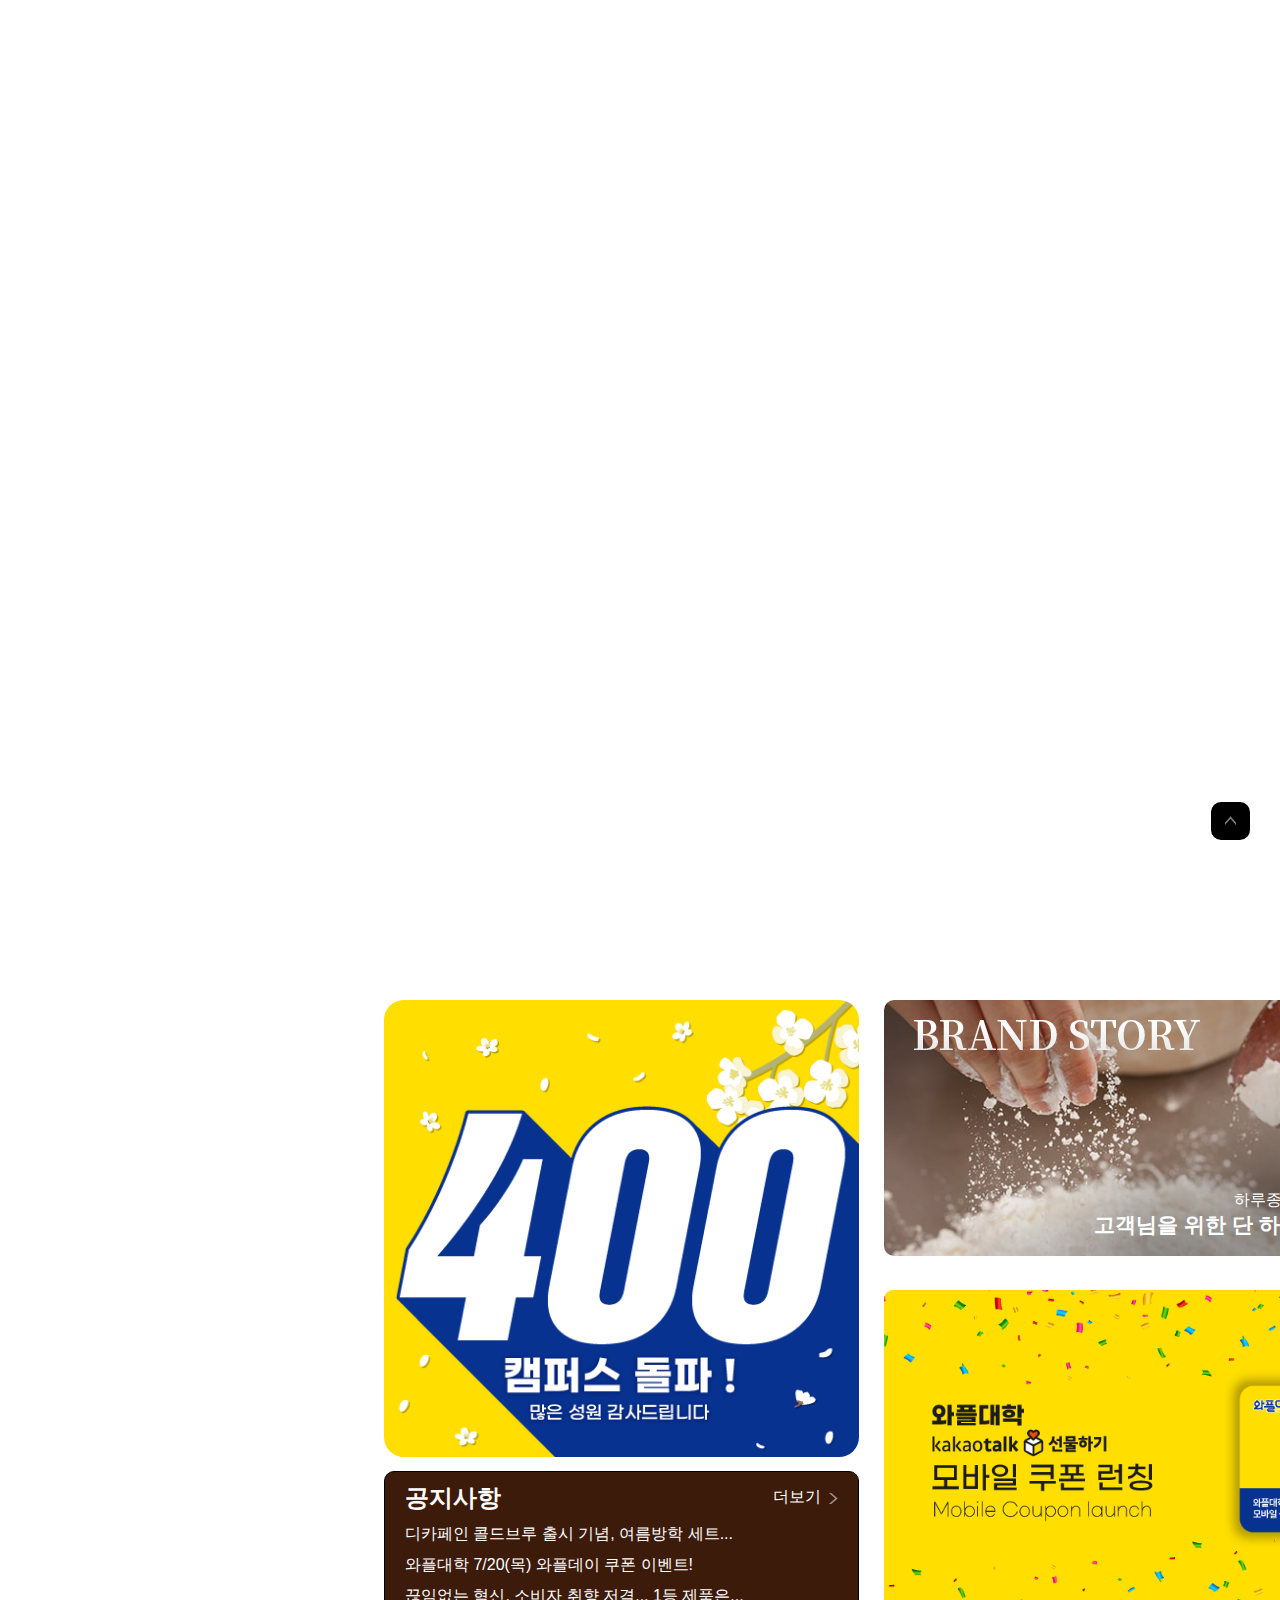
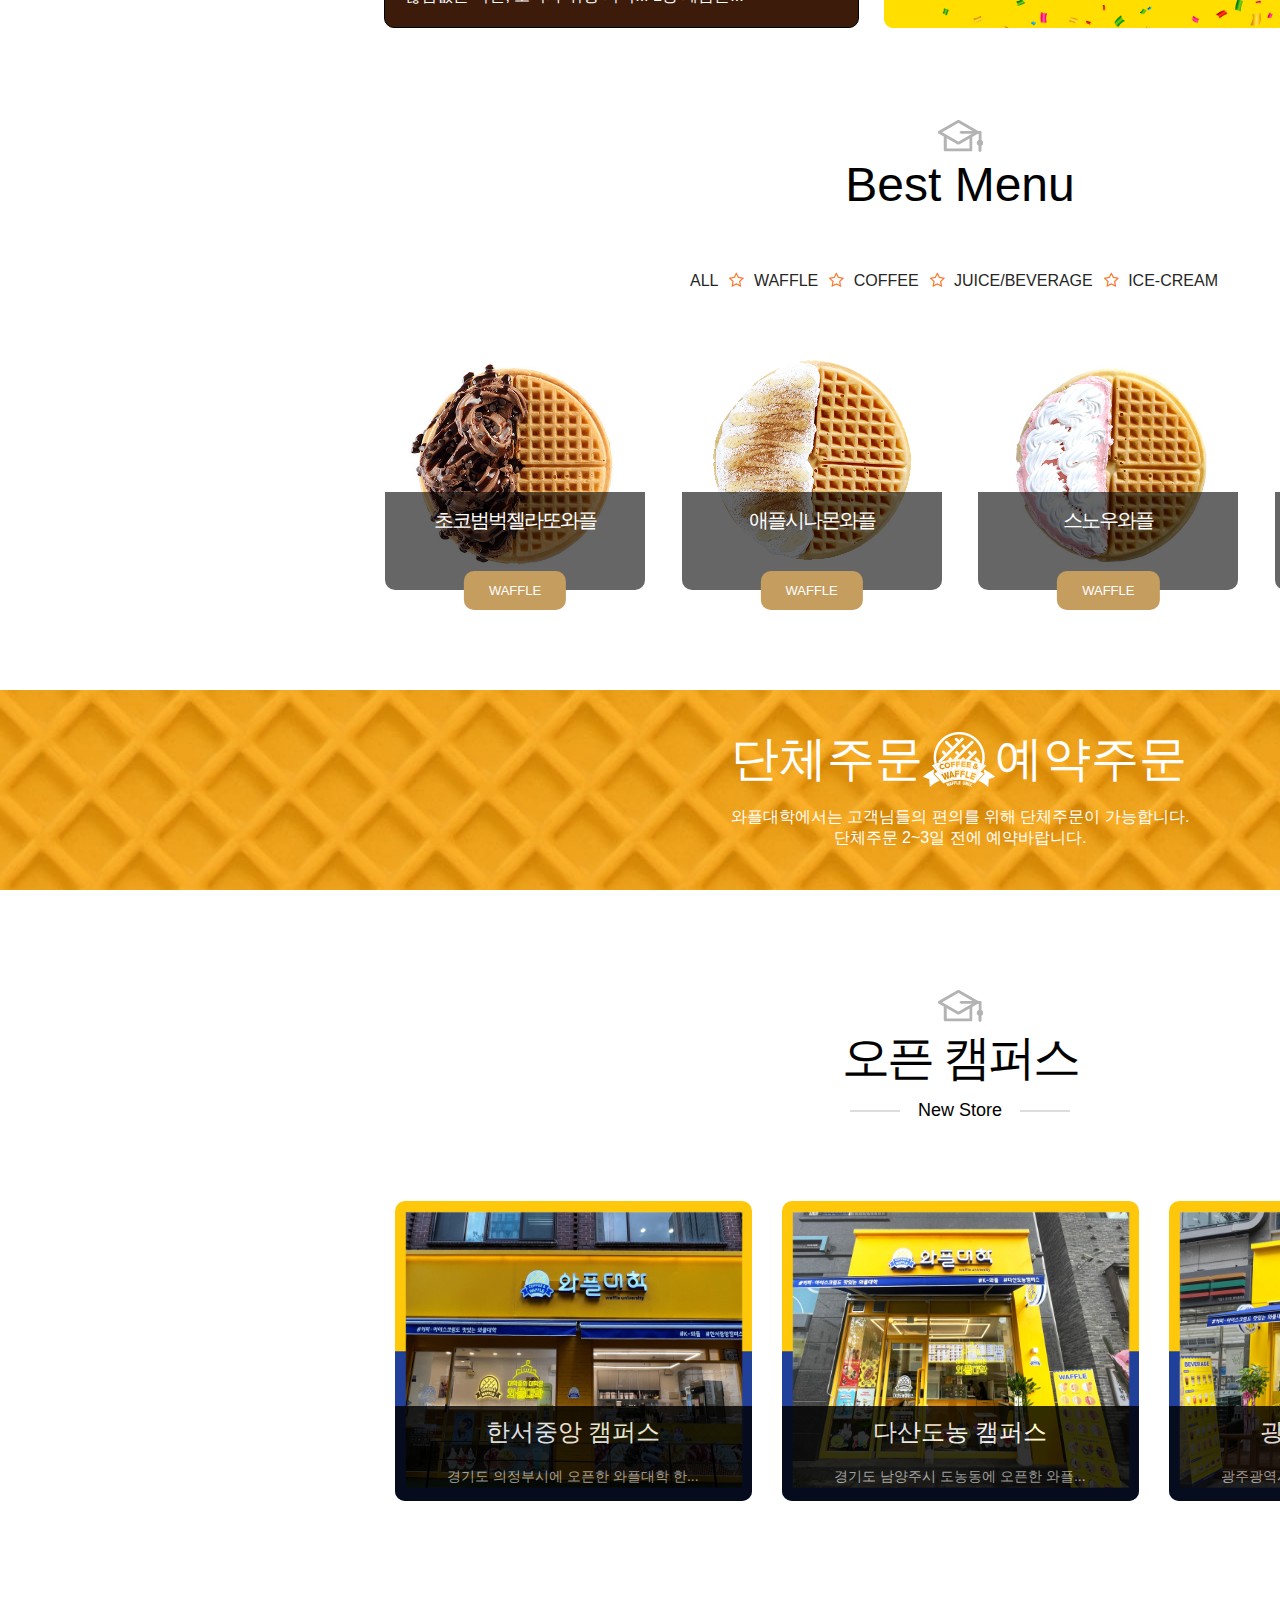
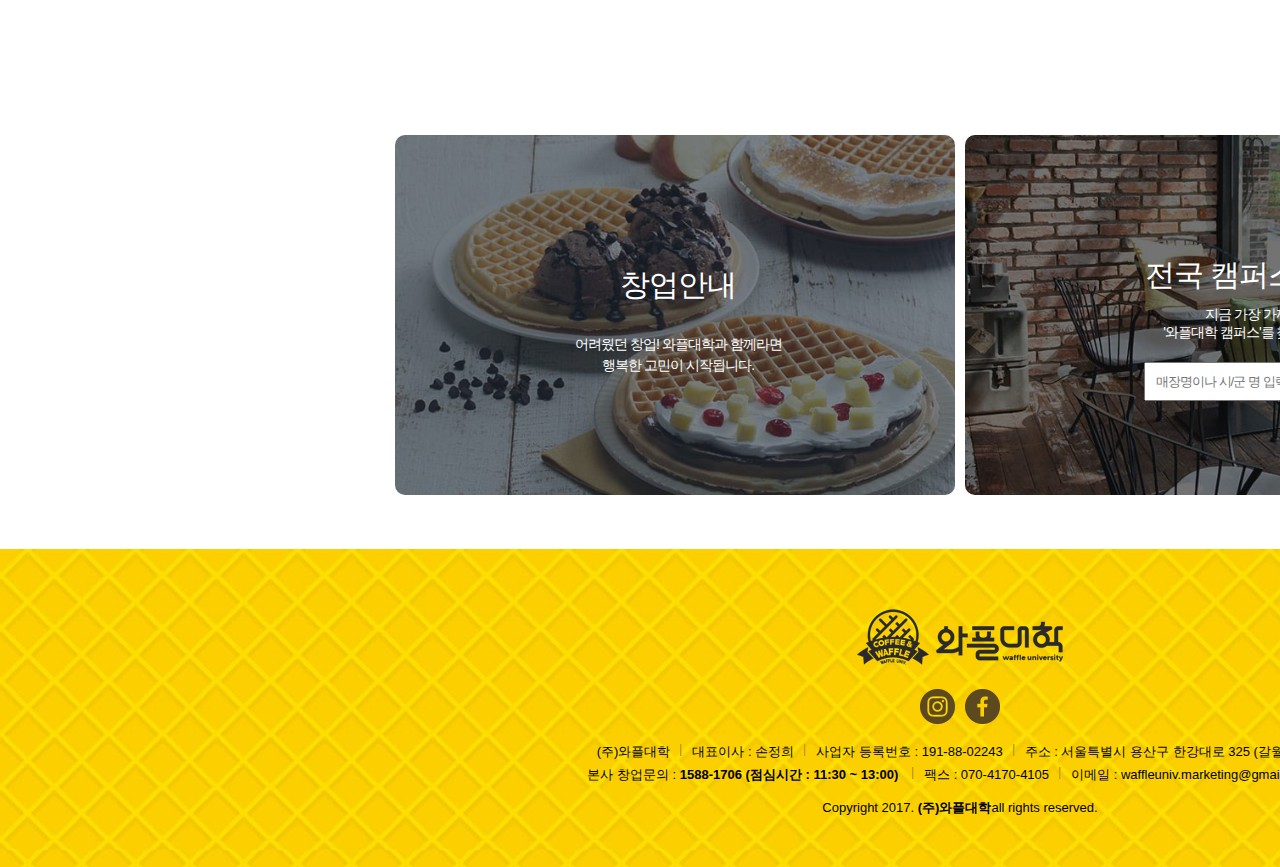
<file: waffle/index.html>
<!DOCTYPE html>
<html lang="en">
  <head>
    <meta charset="UTF-8" />
    <meta http-equiv="X-UA-Compatible" content="IE=edge" />
    <meta name="viewport" content="width=device-width, initial-scale=1.0" />
    <link rel="stylesheet" href="css/style.css" />
    <title>Document</title>
  </head>
  <body>
    <div id="wrap">
      <header>
        <div class="head">
          <div class="head_top">
            <a href="#"><img src="images/와플대학 로고.png" alt="" /></a>
          </div>
          <div class="head_bot">
            <ul class="menu">
              <li>
                <a href="#">와플대학</a>
                <ul class="sub_menu">
                  <li><a href="#">인사말</a></li>
                  <li><a href="#">브랜드스토리</a></li>
                  <li><a href="#">와플대학스토리</a></li>
                  <li><a href="#">오시는 길</a></li>
                </ul>
              </li>
              <li>
                <a href="#">메뉴소개</a>
                <ul class="sub_menu">
                  <li><a href="#">와플</a></li>
                  <li><a href="#">커피 / 라떼</a></li>
                  <li><a href="#">쥬스 / 차</a></li>
                </ul>
              </li>
              <li>
                <a href="#">캠퍼스안내</a>
                <ul class="sub_menu">
                  <li><a href="#">캠퍼스 창업성공스토리</a></li>
                  <li><a href="#">신규 캠퍼스 업데이트</a></li>
                  <li><a href="#">전국 캠퍼스 현황</a></li>
                </ul>
              </li>
              <li>
                <a href="#">창업안내</a>
                <ul class="sub_menu">
                  <li><a href="#">창업 경쟁력</a></li>
                  <li><a href="#">창업절차 및 비용</a></li>
                  <li><a href="#">창업상담</a></li>
                  <li><a href="#">창업 FAQ</a></li>
                </ul>
              </li>
              <li>
                <a href="#">커뮤니티</a>
                <ul class="sub_menu">
                  <li><a href="#">커뮤니티</a></li>
                  <li><a href="#">고객의소리</a></li>
                </ul>
              </li>
            </ul>
          </div>
          <div class="head_txt">
            <ul>
              <li><img src="images/visual_top.png" alt="" /></li>
              <p>Waffles with 10 flavors of fresh cream</p>
              <p>COFFEE & WAFFLE</p>
              <li><img src="images/visual_bot.png" alt="" /></li>
            </ul>
          </div>
        </div>
      </header>
      <article>
        <div class="section">
          <div class="left">
            <a href="#"><img src="images/400.png" alt="" /></a>
            <div class="notice">
              <h2>공지사항</h2>
              <a href="#"
                ><p>디카페인 콜드브루 출시 기념, 여름방학 세트...</p></a
              >
              <a href="#"><p>와플대학 7/20(목) 와플데이 쿠폰 이벤트!</p></a>
              <a href="#"
                ><p>끊임없는 혁신, 소비자 취향 저격... 1등 제품은...</p></a
              >
              <a href="#"><p>더보기</p></a>
            </div>
          </div>
          <div class="right">
            <div class="right_brend">
              <a href="#"><img src="images/brend01.jpg" alt="" /></a>
              <a href="#"><img src="images/brand_story.png" alt="" /></a>
              <div class="rbt">
                <p>하루종일 수백개의 와플을 만들지만</p>
                <p><b>고객님을 위한 단 하나의 와플을 만듭니다!</b></p>
              </div>
            </div>
            <a href="#"><img src="images/coupon.png" alt="" /></a>
          </div>
        </div>
      </article>
      <nav>
        <div class="best_menu">
          <img src="images/icon_best.png" alt="" />
          <span>Best Menu</span>
        </div>
        <div class="menu">
          <ul>
            <li><a href="">ALL</a></li>
            <li><a href="">WAFFLE</a></li>
            <li><a href="">COFFEE</a></li>
            <li><a href="">JUICE/BEVERAGE</a></li>
            <li><a href="">ICE-CREAM</a></li>
          </ul>
        </div>
        <div class="image">
          <ul>
            <li>
              <img src="images/choco.jpg" alt="" />
              <div>
                <ul class="lnb">
                  <li><p>초코범벅젤라또와플</p></li>
                  <li><img src="images/logo.png" alt="" /></li>
                  <li><a>VIEW</a></li>
                </ul>
              </div>
              <p>WAFFLE</p>
            </li>

            <li>
              <img src="images/apple.png" alt="" />
              <div>
                <ul class="lnb">
                  <li><p>애플시나몬와플</p></li>
                  <li><img src="images/logo.png" alt="" /></li>
                  <li><a>VIEW</a></li>
                </ul>
              </div>
              <p>WAFFLE</p>
            </li>
            <li>
              <img src="images/snow.jpg" alt="" />
              <div>
                <ul class="lnb">
                  <li><p>스노우와플</p></li>
                  <li><img src="images/logo.png" alt="" /></li>
                  <li><a>VIEW</a></li>
                </ul>
              </div>
              <p>WAFFLE</p>
            </li>
            <li>
              <img src="images/strawberry.png" alt="" />
              <div>
                <ul class="lnb">
                  <li><p>딸기와플</p></li>
                  <li><img src="images/logo.png" alt="" /></li>
                  <li><a>VIEW</a></li>
                </ul>
              </div>
              <p>WAFFLE</p>
            </li>
          </ul>
        </div>
      </nav>
      <div class="order">
        <div class="order_txt">
          <p>
            <span>단체주문</span><img src="images/logo.png" alt="" /><span
              >예약주문
            </span>
          </p>
          <p>
            와플대학에서는 고객님들의 편의를 위해 단체주문이 가능합니다.<br />단체주문
            2~3일 전에 예약바랍니다.
          </p>
        </div>
      </div>
      <div class="open_campus">
        <ul>
          <li><img src="images/icon_best.png" alt="" /></li>
          <li><span>오픈 캠퍼스</span></li>
          <li><p>New Store</p></li>
        </ul>
      </div>
      <div class="store">
        <ul>
          <li>
            <a href="#"><img src="images/hanseo.jpg" alt="" /></a>
            <ul class="inner">
              <li><a href="#">한서중앙 캠퍼스</a></li>
              <li><p>경기도 의정부시에 오픈한 와플대학 한...</p></li>
            </ul>
          </li>
          <li>
            <a href="#"><img src="images/dasan.jpg" alt="" /></a>
            <ul class="inner">
              <li><a href="#">다산도농 캠퍼스</a></li>
              <li><p>경기도 남양주시 도농동에 오픈한 와플...</p></li>
            </ul>
          </li>
          <li>
            <a href="#"><img src="images/gwangju.jpg" alt="" /></a>
            <ul class="inner">
              <li><a href="#">광주풍암 캠퍼스</a></li>
              <li><p>광주광역시 서구에 오픈한 와플대학 광...</p></li>
            </ul>
          </li>
        </ul>
      </div>
      <div class="etc">
        <ul>
          <li>
            <a href="#"><img src="images/changbg.jpg" alt="" /></a>
            <ul class="inner">
              <li>
                <a href="#"><p>창업안내</p></a>
              </li>
              <li>
                <a href="#"
                  ><p>어려웠던 창업! 와플대학과 함께라면</p>
                  <p>행복한 고민이 시작됩니다.</p></a
                >
              </li>
            </ul>
          </li>
          <li>
            <img src="images/campbg.jpg" alt="" />
            <ul class="inner">
              <li><p>전국 캠퍼스 현황</p></li>
              <li>
                <p>지금 가장 가까운<br />'와플대학 캠퍼스'를 찾아보세요.</p>
              </li>
              <div class="search">
                <input
                  type="text"
                  placeholder="매장명이나 시/군 명 입력"
                  size="18"
                />
                <button></button>
              </div>
            </ul>
          </li>
        </ul>
      </div>
      <footer>
        <div id="foot">
          <div class="logo">
            <img src="images/waffleuni.png" alt="" />
            <div class="messenger">
              <a href="#"><img src="images/instagram.png" alt="" /></a>
              <a href="#"><img src="images/facebook.png" alt="" /></a>
            </div>
          </div>
          <div class="txt">
            <ul class="top">
              <li><p>(주)와플대학</p></li>
              <li><p>대표이사 : 손정희</p></li>
              <li><p>사업자 등록번호 : 191-88-02243</p></li>
              <li><p>주소 : 서울특별시 용산구 한강대로 325 (갈월동)</p></li>
            </ul>
            <ul class="bot">
              <li>
                <p>
                  본사 창업문의 :
                  <strong>1588-1706 (점심시간 : 11:30 ~ 13:00)</strong>
                </p>
              </li>
              <li><p>팩스 : 070-4170-4105</p></li>
              <li><p>이메일 : waffleuniv.marketing@gmail.com</p></li>
            </ul>
          </div>
          <p>
            Copyright 2017. <strong><a href="#">(주)와플대학</a></strong
            >all rights reserved.
          </p>
          <a href="#"><img src="images/notice.png" alt="" /></a>
        </div>
      </footer>
    </div>
  </body>
</html>
</file>
<file: waffle/css/style.css>
@charset "utf-8";
* {
  margin: 0;
  padding: 0;
}
ul {
  list-style: none;
}
a {
  text-decoration: none;
  color: #fff;
}
body {
  font-family: Arial, "NanumBarunGothic", sans-serif;
}
#wrap {
  width: 1920px;
}
header {
  width: 100%;
  height: 100vh;
  background-image: url(../images/bg_1.jpg) center/cover;
  animation: bg 15s infinite;
}
@keyframes bg {
  0% {
    background: url(../images/bg_1.jpg) center/cover;
  }
  33% {
    background: url(../images/bg_2.png) center/cover;
  }
  66% {
    background: url(../images/bg_3.jpg) center/cover;
  }
  100% {
    background: url(../images/bg_1.jpg) center/cover;
  }
}
.head {
  width: 1280px;
  margin: 0 auto;
}
.head .head_top {
  text-align: center;
  padding-top: 60px;
  padding-bottom: 40px;
}
.head .head_bot {
  width: 100%;
}
.head .head_bot > ul {
  display: flex;
  justify-content: center;
}
.head .head_bot > ul > li {
  line-height: 50px;
  text-align: center;
  position: relative;
  padding: 0 20px;
  cursor: pointer;
}
.head .head_bot > ul > li {
  font-size: 20px;
}
.head .head_bot > ul > li > .sub_menu li a {
  font-size: 14px;
}
.head .head_bot > ul > li:hover {
  background: white;
}
.head .head_bot > ul > li:hover > a {
  color: blue;
}
.head .head_bot > ul > li:hover .sub_menu {
  transition: 0.6s;
}
.head .head_bot > ul > li .sub_menu li a {
  width: 100%;
  transition: 0.2s;
  display: inline-block;
}
.head .head_bot > ul > li .sub_menu li a:hover {
  transform: translateX(5px);
}

.head .head_bot > ul .sub_menu {
  position: absolute;
  width: 200px;
  line-height: 40px;
  background: rgb(61, 27, 11);
  text-align: left;
  padding-left: 20px;
  opacity: 0;
  border-top: 2px solid rgb(187, 135, 40);
  margin-top: 2px;
}
.head .head_bot > ul > li:nth-child(1) .sub_menu,
.head .head_bot > ul > li:nth-child(2) .sub_menu,
.head .head_bot > ul > li:nth-child(3) .sub_menu {
  left: 0;
}
.head .head_bot > ul > li:nth-child(4) .sub_menu,
.head .head_bot > ul > li:nth-child(5) .sub_menu {
  right: 0;
}
.head .head_bot > ul > li:hover .sub_menu {
  opacity: 1;
}
.head .head_txt {
  text-align: center;
}
.head .head_txt ul li:first-child {
  margin-top: 155px;
  margin-bottom: 15px;
}
.head .head_txt ul p {
  color: #fff;
}
.head .head_txt ul p:first-of-type {
  font-size: 50px;
  margin-bottom: 10px;
}
.head .head_txt ul p:last-of-type {
  font-size: 15px;
  margin-bottom: 20px;
}
article .section {
  width: 60%;
  margin: 0 auto;
  display: flex;
}
article .section .left {
  margin-right: 25px;
}
article .section .left a img {
  width: 475px;
  height: 457px;
  border-radius: 20px;
  margin-top: 100px;
  margin-bottom: 10px;
}
article .section .left .notice {
  position: relative;
  border: 1px solid #000;
  border-radius: 10px;
  background-color: rgb(61, 27, 11);
  color: #fff;
  padding: 10px 20px;
}
article .section .left .notice h2 {
  margin-bottom: 10px;
}
article .section .left .notice p {
  margin-bottom: 10px;
}
article .section .left .notice a:last-child {
  position: absolute;
  width: 70px;
  top: 15px;
  right: 15px;
}
article .section .left .notice a:last-child::after {
  position: absolute;
  top: 3px;
  right: 5px;
  content: url(../images/notice.png);
}
article .section .right {
  position: relative;
  margin-top: 100px;
  height: 640px;
  display: flex;
  flex-direction: column;
  justify-content: space-between;
}
article .section .right .right_brend {
  position: relative;
}
article .section .right .right_brend a:first-of-type img {
  width: 636px;
  height: 256px;
  border-radius: 10px;
  object-fit: cover;
}
article .section .right .right_brend a:last-of-type {
  position: absolute;
  top: 20px;
  right: 320px;
  width: 287px;
  height: 30px;
}
article .section .right .right_brend .rbt {
  margin-top: -70px;
  margin-left: 210px;
  color: #fff;
}

article .section .right .right_brend .rbt p:first-of-type {
  margin-left: 140px;
  font-size: 16px;
}
article .section .right .right_brend .rbt p:last-of-type {
  font-size: 21px;
}
article .section .right > a {
  position: relative;
  display: block;
  width: 636px;
  height: 338px;
  top: -12px;
}
article .section .right > a img {
  width: 100%;
  height: 100%;
  object-fit: cover;
}
nav .best_menu {
  width: 1280px;
  margin: 0 auto;
  text-align: center;
  display: flex;
  flex-direction: column;
  margin-top: 80px;
  margin-bottom: 60px;
}
nav .best_menu img {
  width: 45px;
  height: 32px;
  margin: 0 auto;
  margin-bottom: 5px;
}
nav .best_menu span {
  font-size: 48px;
}
nav .menu ul {
  width: 540px;
  margin: 0 auto;
  display: flex;
  justify-content: space-between;
  align-items: center;
}
nav .menu ul li {
  position: relative;
}
nav .menu ul li a {
  display: block;
  position: relative;
  padding-right: 12px;
}
nav .menu ul li a:after {
  position: absolute;
  display: block;
  top: -2px;
  right: -25px;
  margin-right: 10px;
  content: url(../images/star.png);
}
nav .menu ul li:last-child a:after {
  content: "";
}
nav .menu ul li a {
  color: #262626;
}
nav .menu ul li a:hover {
  color: #c59d5f;
  transition: 0.5s;
}
nav .image {
  margin-top: 40px;
}
nav .image > ul {
  width: 1150px;
  margin: 0 auto;
  display: flex;
  justify-content: space-between;
}
nav .image > ul > li {
  position: relative;
  width: 260px;
  height: 260px;
  display: flex;
  align-items: flex-end;
  cursor: pointer;
}
nav .image > ul > li .lnb {
  position: relative;
  top: 55px;
}
nav .image > ul > li:hover div {
  height: 260px;
  border-top-left-radius: 10px;
  border-top-right-radius: 10px;
}
nav .image > ul > li:hover .lnb {
  top: 0;
}
/* nav .image > ul > li:hover .lnb img,
nav .image > ul > li:hover .lnb a {
  opacity: 1;
} */
nav .image > ul > li > img {
  width: 100%;
  height: 100%;
  object-fit: cover;
  object-position: center;
}
nav .image > ul > li > div {
  background: rgba(0, 0, 0, 0.6);
  position: absolute;
  width: 100%;
  bottom: 0;
  display: flex;
  flex-direction: column;
  align-items: center;
  justify-content: center;
  height: 98px;
  text-align: center;
  color: #fff;
  border-bottom-left-radius: 10px;
  border-bottom-right-radius: 10px;
  transform-origin: left bottom;
  transition: 0.5s;
  overflow: hidden;
}
nav .image ul li .lnb p {
  font-size: 20px;
  letter-spacing: -2px;
}
/* nav .image ul li .lnb:hover p {
  transform: translateY(00px);
} */
/* nav .image .lnb img {
  opacity: 0;
} */
nav .image ul li .lnb a {
  display: inline-block;
  color: #c59d5f;
  border: 2px solid #c59d5f;
  border-radius: 10px;
  padding: 10px 24px;
  transition: 0.5s;
}
nav .image ul li .lnb a:hover {
  background: #c59d5f;
  color: #fff;
}
nav .image ul li .lnb li:nth-child(2) {
  margin-top: 40px;
  margin-bottom: 10px;
}
nav .image > ul > li > p {
  position: absolute;
  bottom: -20px;
  left: 50%;
  transform: translateX(-50%);
  background-color: #c59d5f;
  padding: 12px 25px;
  color: #fff;
  border-radius: 10px;
  font-size: 13px;
}
.order {
  width: 100%;
  height: 200px;
  background: url(../images/bg_waffle_repeat.jpg);
  margin-top: 100px;
  display: flex;
  justify-content: center;
  align-items: center;
}
.order .order_txt p:first-child {
  display: flex;
  align-items: center;
  height: 55px;
  margin-bottom: 20px;
}
.order .order_txt p:first-child span {
  font-size: 48px;
  color: #fff;
}
.order .order_txt p {
  text-align: center;
  color: #fff;
}
.open_campus {
  text-align: center;
  margin-top: 100px;
}
.open_campus ul li {
  position: relative;
}
.open_campus ul li span {
  font-size: 48px;
  letter-spacing: -3px;
}
.open_campus ul li p {
  margin-top: 10px;
  margin-bottom: 80px;
  font-size: 18px;
}
.open_campus ul li p:before {
  position: absolute;
  height: 15px;
  border-bottom: 2px solid #ddd;
  top: -5px;
  left: 850px;
  width: 50px;
  content: "";
  color: #ccc;
}
.open_campus ul li p:after {
  position: absolute;
  height: 15px;
  border-bottom: 2px solid #ddd;
  top: -5px;
  right: 850px;
  width: 50px;
  content: "";
  color: #ccc;
}
.store ul {
  display: flex;
  justify-content: center;
}
.store ul li {
  position: relative;
}
.store ul li a img {
  width: 357px;
  height: 300px;
  border-radius: 10px;
}
.store ul li:nth-child(2) {
  margin: 0 30px;
}
.store ul li .inner {
  width: 100%;
  position: absolute;
  top: 200px;
  background: #000;
  display: flex;
  flex-direction: column;
  border-bottom-left-radius: 10px;
  border-bottom-right-radius: 10px;
  z-index: 1;
  text-align: center;
  margin-top: 5px;
  opacity: 80%;
}
.store ul li .inner li {
  margin: 10px 0;
}
.store ul li .inner li a {
  font-size: 24px;
  color: #fff;
}
.store ul li .inner li p {
  font-size: 14px;
  color: #aaa;
  margin-bottom: 5px;
}
.etc ul {
  display: flex;
  justify-content: center;
  margin-top: 230px;
}
.etc ul li {
  position: relative;
}
.etc ul li a {
  margin-right: 10px;
}
.etc ul li .inner {
  position: absolute;
  top: -100px;
  left: 180px;
  display: flex;
  flex-direction: column;
  align-items: center;
  text-align: center;
  color: #fff;
}
.etc ul li .inner li:first-child p:first-child {
  font-size: 30px;
  margin-bottom: 10px;
  letter-spacing: -1px;
}
.etc ul li .inner li:last-child p {
  font-size: 14px;
  letter-spacing: -1px;
  line-height: 1.5;
}
.etc ul li:nth-child(2) .inner li:first-child {
  margin-top: -10px;
}
.etc ul li:nth-child(2) .inner li:nth-child(2) p {
  letter-spacing: -1px;
  font-size: 14px;
}

.etc ul li:nth-child(2) .inner .search {
  position: relative;
  text-align: center;
}
.etc ul li:nth-child(2) .inner .search input {
  position: absolute;
  left: -110px;
  margin-top: 20px;
  padding: 10px;
  letter-spacing: -1px;
  outline: none;
}
.etc ul li:nth-child(2) .inner .search button {
  position: absolute;
  top: 20.5px;
  right: -106px;
  display: inline-block;
  background: url(../images/search.png) center center no-repeat;
  background-color: #e59912;
  width: 38px;
  height: 38px;
  border: none;

  vertical-align: bottom;
}
.etc ul li img {
  width: 560px;
  height: 360px;
  border-radius: 10px;
}
footer {
  margin-top: 50px;
}
footer #foot {
  position: relative;
  background-image: url(../images/foot_bg01.jpg);
  background-repeat: repeat;
  text-align: center;
  padding: 50px 0;
}
footer #foot .logo > img {
  margin-top: 10px;
}
footer #foot .messenger {
  display: flex;
  justify-content: center;
  margin-top: 20px;
}
footer #foot .messenger a:first-child {
  margin-right: 10px;
}
footer #foot .txt {
  font-size: 13px;
}
footer #foot .txt ul {
  display: flex;
  justify-content: center;
}
footer #foot .txt .top {
  margin-top: 15px;
}

footer #foot .txt .top li p:after,
footer #foot .txt .bot li p:after {
  content: url(../images/foot_bar.jpg);
  margin-left: 10px;
  margin-right: 10px;
}
/* footer #foot .txt .top li p:last-child:after,
footer #foot .txt .bot li p:last-child:after {
  display: none;
} */
footer #foot .txt .bot {
  margin-top: 5px;
}
footer #foot > p {
  margin-top: 15px;
  font-size: 13px;
}
footer #foot > p a {
  color: #000;
}
footer #foot > a {
  position: fixed;
  bottom: 60px;
  right: 30px;
  background: #000;
  border-radius: 10px;
  padding: 10px 15px;
  transition: 0.3s;
}
footer #foot > a:hover {
  background: #c59d5f;
}
footer #foot > a img {
  transform: rotate(270deg);
}
</file>
